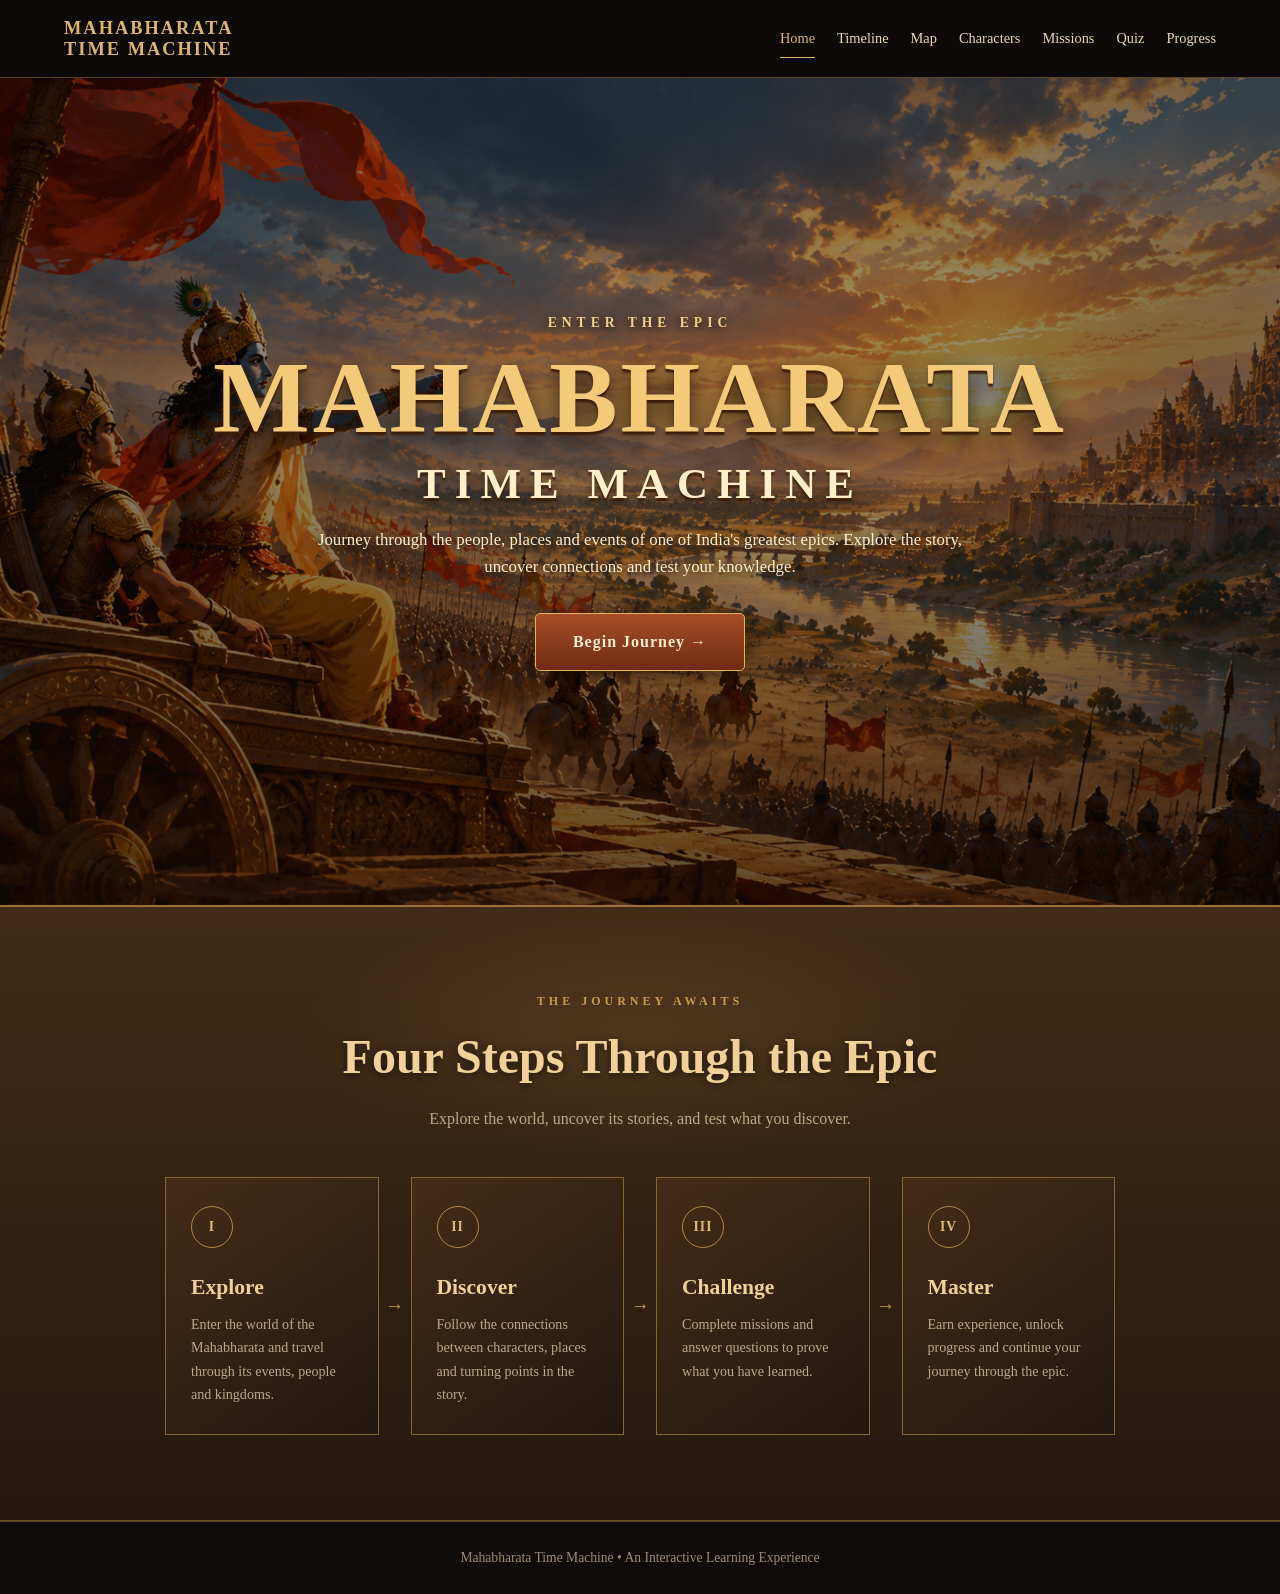
<file: index.html>
<!DOCTYPE html>
<html lang="en">

<head>
    <meta charset="UTF-8">
    <meta name="viewport" content="width=device-width, initial-scale=1.0">

    <title>Mahabharata Time Machine</title>

    <link rel="stylesheet" href="css/global.css">
    <link rel="stylesheet" href="css/home.css">
</head>

<body>

    <!-- ================================
         NAVIGATION
         ================================ -->

    <header class="navbar">

        <div class="logo">
            MAHABHARATA
            <span>TIME MACHINE</span>
        </div>

        <nav>
            <a href="index.html" class="active">Home</a>
            <a href="timeline.html">Timeline</a>
            <a href="map.html">Map</a>
            <a href="characters.html">Characters</a>
            <a href="missions.html">Missions</a>
            <a href="quiz.html">Quiz</a>
            <a href="progress.html">Progress</a>
        </nav>

    </header>


    <!-- ================================
         HERO
         ================================ -->

    <main>

        <section class="hero">

            <div class="hero-content">

                <p class="eyebrow">
                    ENTER THE EPIC
                </p>

                <h1>
                    MAHABHARATA
                    <span>TIME MACHINE</span>
                </h1>

                <p class="hero-description">
                    Journey through the people, places and events of one
                    of India's greatest epics. Explore the story, uncover
                    connections and test your knowledge.
                </p>

             <div class="hero-buttons">

    <a href="timeline.html" class="btn btn-primary">
        Begin Journey →
    </a>

</div>

            </div>

        </section>


        <!-- ================================
             HOW TO PLAY
             ================================ -->

        <section class="how-to-play">

    <div class="section-heading">

        <p class="eyebrow">
            THE JOURNEY AWAITS
        </p>

        <h2>
            Four Steps Through the Epic
        </h2>

        <p>
            Explore the world, uncover its stories, and test what you discover.
        </p>

    </div>


    <div class="journey-path">

        <div class="journey-step">

            <div class="journey-number">
                I
            </div>

            <div class="journey-content">

                <h3>Explore</h3>

                <p>
                    Enter the world of the Mahabharata and travel through
                    its events, people and kingdoms.
                </p>

            </div>

        </div>


        <div class="journey-line"></div>


        <div class="journey-step">

            <div class="journey-number">
                II
            </div>

            <div class="journey-content">

                <h3>Discover</h3>

                <p>
                    Follow the connections between characters, places
                    and turning points in the story.
                </p>

            </div>

        </div>


        <div class="journey-line"></div>


        <div class="journey-step">

            <div class="journey-number">
                III
            </div>

            <div class="journey-content">

                <h3>Challenge</h3>

                <p>
                    Complete missions and answer questions to prove
                    what you have learned.
                </p>

            </div>

        </div>


        <div class="journey-line"></div>


        <div class="journey-step">

            <div class="journey-number">
                IV
            </div>

            <div class="journey-content">

                <h3>Master</h3>

                <p>
                    Earn experience, unlock progress and continue
                    your journey through the epic.
                </p>

            </div>

        </div>

    </div>

</section>
    </main>


    <!-- ================================
         FOOTER
         ================================ -->

    <footer>

        <p>
            Mahabharata Time Machine • An Interactive Learning Experience
        </p>

    </footer>

</body>

</html>
</file>
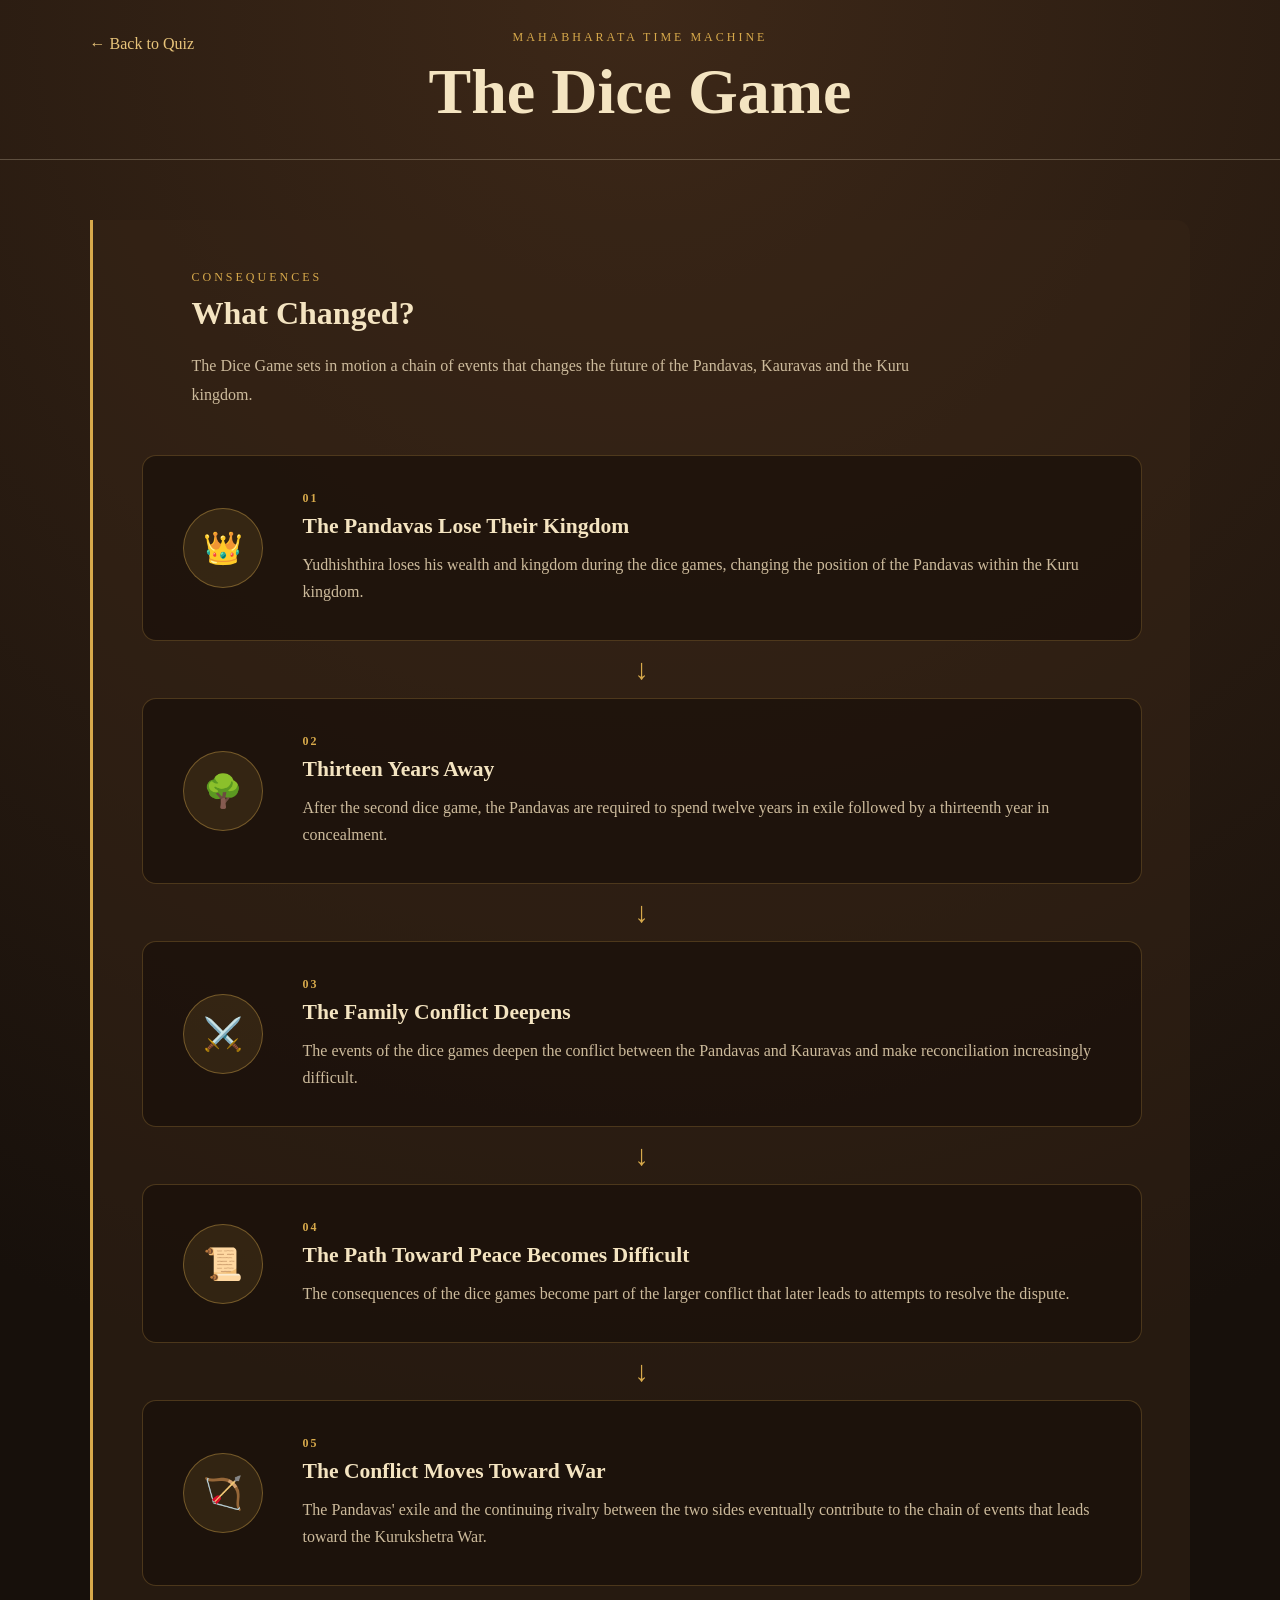
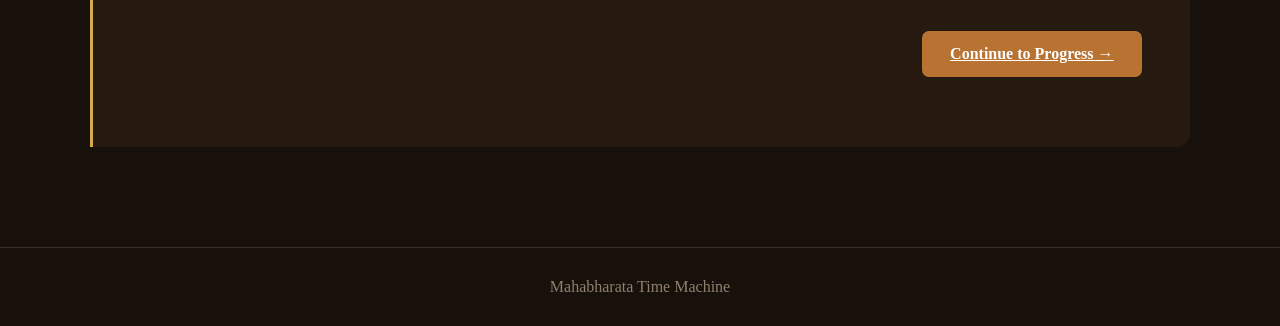
<file: consequences.html>
<!DOCTYPE html>
<html lang="en">

<head>

    <meta charset="UTF-8">

    <meta
        name="viewport"
        content="width=device-width, initial-scale=1.0"
    >

    <title>
        Consequences | Mahabharata Time Machine
    </title>

    <link
        rel="stylesheet"
        href="css/event.css"
    >
    <link
    rel="stylesheet"
    href="css/consequences.css"
>

</head>


<body>


    <!-- =========================
         HEADER
    ========================== -->

    <header class="event-header">

        <a
            href="quiz.html?event=dice-game"
            class="back-link"
        >
            ← Back to Quiz
        </a>


        <div>

            <p class="eyebrow">
                MAHABHARATA TIME MACHINE
            </p>

            <h1>
                The Dice Game
            </h1>

        </div>

    </header>



    <!-- =========================
         MAIN
    ========================== -->

    <main>


        <!-- =========================
             CONSEQUENCES
        ========================== -->

        <section
            class="event-section consequence-section"
        >

            <div class="consequences-heading">

                <p class="eyebrow">
                    CONSEQUENCES
                </p>


                <h2>
                    What Changed?
                </h2>


                <p>
                    The Dice Game sets in motion
                    a chain of events that changes
                    the future of the Pandavas,
                    Kauravas and the Kuru kingdom.
                </p>

            </div>



            <!-- =========================
                 CONSEQUENCE 1
            ========================== -->

            <article class="consequence-item">

                <div class="consequence-icon">
                    👑
                </div>


                <div class="consequence-text">

                    <span class="consequence-number">
                        01
                    </span>

                    <h3>
                        The Pandavas Lose Their Kingdom
                    </h3>

                    <p>
                        Yudhishthira loses his wealth
                        and kingdom during the dice games,
                        changing the position of the Pandavas
                        within the Kuru kingdom.
                    </p>

                </div>

            </article>


            <div class="consequence-arrow">
                ↓
            </div>



            <!-- =========================
                 CONSEQUENCE 2
            ========================== -->

            <article class="consequence-item">

                <div class="consequence-icon">
                    🌳
                </div>


                <div class="consequence-text">

                    <span class="consequence-number">
                        02
                    </span>

                    <h3>
                        Thirteen Years Away
                    </h3>

                    <p>
                        After the second dice game,
                        the Pandavas are required to spend
                        twelve years in exile followed by
                        a thirteenth year in concealment.
                    </p>

                </div>

            </article>


            <div class="consequence-arrow">
                ↓
            </div>



            <!-- =========================
                 CONSEQUENCE 3
            ========================== -->

            <article class="consequence-item">

                <div class="consequence-icon">
                    ⚔️
                </div>


                <div class="consequence-text">

                    <span class="consequence-number">
                        03
                    </span>

                    <h3>
                        The Family Conflict Deepens
                    </h3>

                    <p>
                        The events of the dice games deepen
                        the conflict between the Pandavas
                        and Kauravas and make reconciliation
                        increasingly difficult.
                    </p>

                </div>

            </article>


            <div class="consequence-arrow">
                ↓
            </div>



            <!-- =========================
                 CONSEQUENCE 4
            ========================== -->

            <article class="consequence-item">

                <div class="consequence-icon">
                    📜
                </div>


                <div class="consequence-text">

                    <span class="consequence-number">
                        04
                    </span>

                    <h3>
                        The Path Toward Peace Becomes Difficult
                    </h3>

                    <p>
                        The consequences of the dice games
                        become part of the larger conflict
                        that later leads to attempts to
                        resolve the dispute.
                    </p>

                </div>

            </article>


            <div class="consequence-arrow">
                ↓
            </div>



            <!-- =========================
                 CONSEQUENCE 5
            ========================== -->

            <article class="consequence-item">

                <div class="consequence-icon">
                    🏹
                </div>


                <div class="consequence-text">

                    <span class="consequence-number">
                        05
                    </span>

                    <h3>
                        The Conflict Moves Toward War
                    </h3>

                    <p>
                        The Pandavas' exile and the continuing
                        rivalry between the two sides eventually
                        contribute to the chain of events that
                        leads toward the Kurukshetra War.
                    </p>

                </div>

            </article>



            <!-- =========================
                 CONTINUE
            ========================== -->

            <div class="result-actions">

                <a
                    href="progress.html?event=dice-game"
                    class="primary-button"
                >
                    Continue to Progress →
                </a>

            </div>

        </section>

    </main>



    <!-- =========================
         FOOTER
    ========================== -->

    <footer>

        <p>
            Mahabharata Time Machine
        </p>

    </footer>


</body>

</html>
</file>
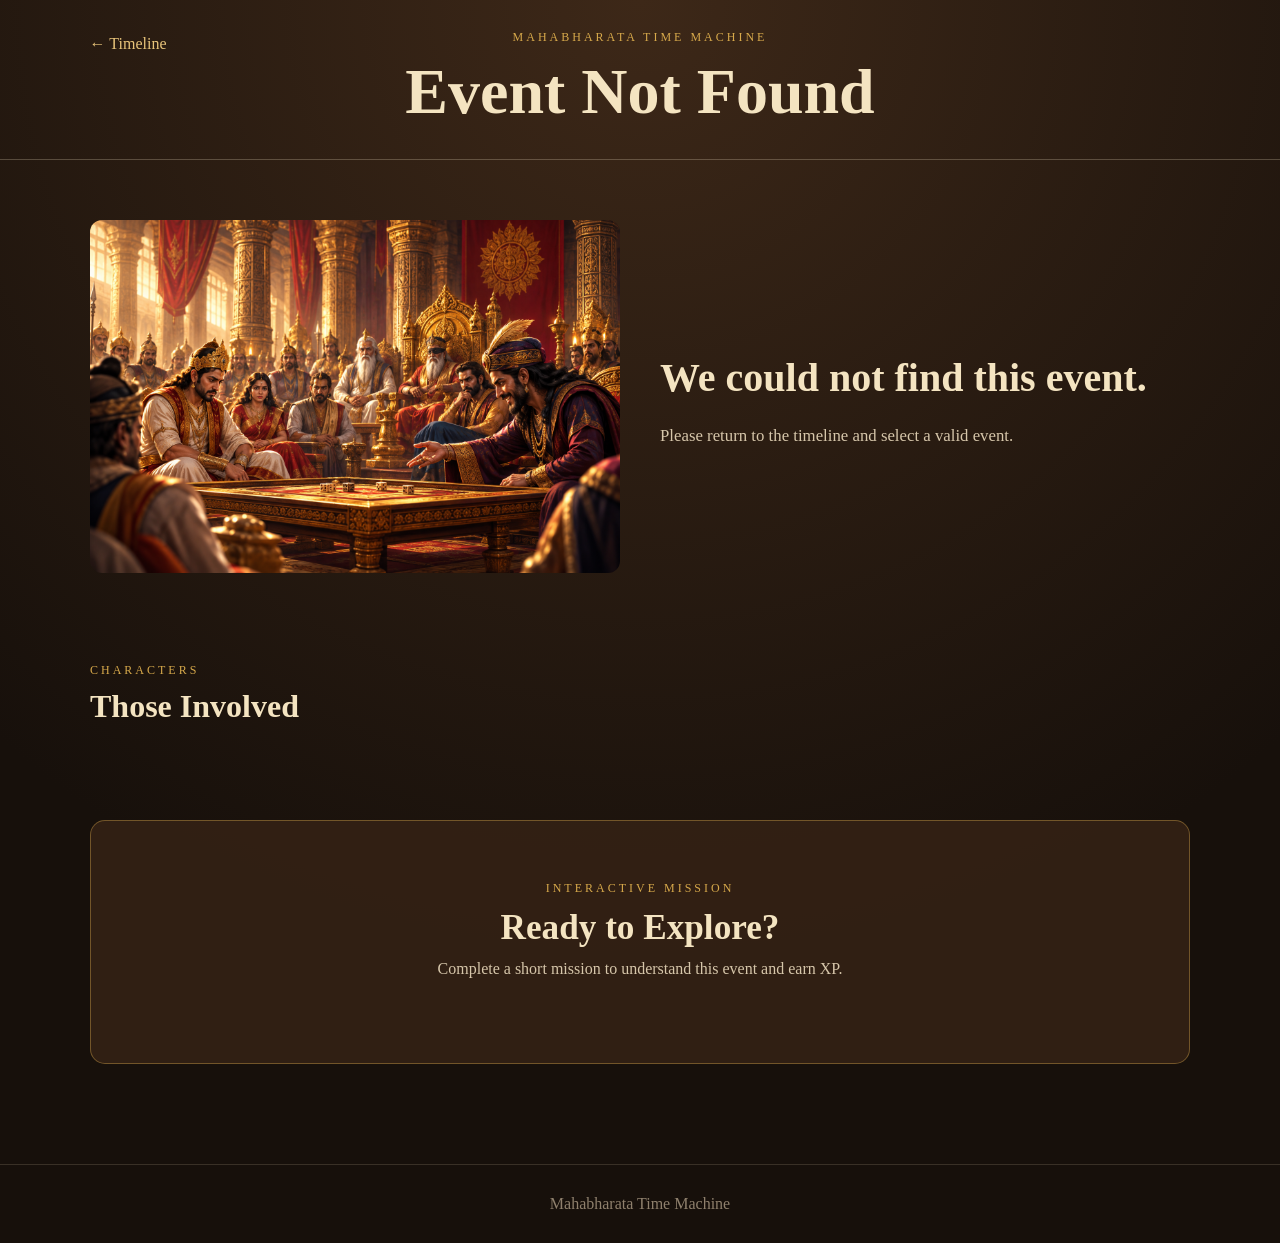
<file: event.html>
<!DOCTYPE html>
<html lang="en">

<head>

    <meta charset="UTF-8">

    <meta
        name="viewport"
        content="width=device-width, initial-scale=1.0"
    >

    <title>
        Event | Mahabharata Time Machine
    </title>

    <link
        rel="stylesheet"
        href="css/event.css"
    >

</head>


<body>


    <!-- =========================
         HEADER
    ========================== -->

    <header class="event-header">

        <a
            href="timeline.html"
            class="back-link"
        >
            ← Timeline
        </a>


        <div>

            <p class="eyebrow">
                MAHABHARATA TIME MACHINE
            </p>

            <h1 id="event-title">
                Loading Event...
            </h1>

        </div>

    </header>



    <!-- =========================
         MAIN
    ========================== -->

    <main>


        <!-- =========================
             EVENT HERO
        ========================== -->

        <section class="event-hero">

            <div class="event-image">

                <img
                    id="event-image"
                    src="assets/events/dice-game.png"
                    alt="The Dice Game at Hastinapura"
                >

            </div>


            <div class="event-introduction">

                <p
                    class="event-location"
                    id="event-location"
                >
                </p>


                <h2 id="event-heading">
                    Loading...
                </h2>


                <p
                    class="event-description"
                    id="event-description"
                >
                </p>

            </div>

        </section>



        <!-- =========================
             CHARACTERS
        ========================== -->

        <section class="event-section">

            <p class="eyebrow">
                CHARACTERS
            </p>


            <h2>
                Those Involved
            </h2>


            <div
                id="event-characters"
                class="character-list"
            >
            </div>

        </section>



        <!-- =========================
             INTERACTIVE MISSION
        ========================== -->

        <section class="mission-preview">

            <p class="eyebrow">
                INTERACTIVE MISSION
            </p>


            <h2>
                Ready to Explore?
            </h2>


            <p>
                Complete a short mission to
                understand this event and earn XP.
            </p>


            <button
                id="start-mission"
                class="primary-button"
                type="button"
            >
                Start Mission
            </button>

        </section>
    </main>

    <!-- =========================
         FOOTER
    ========================== -->

    <footer>

        <p>
            Mahabharata Time Machine
        </p>

    </footer>



    <!-- =========================
         JAVASCRIPT
    ========================== -->

    <script src="js/data/events.js"></script>

    <script src="js/event.js"></script>


</body>

</html>
</file>
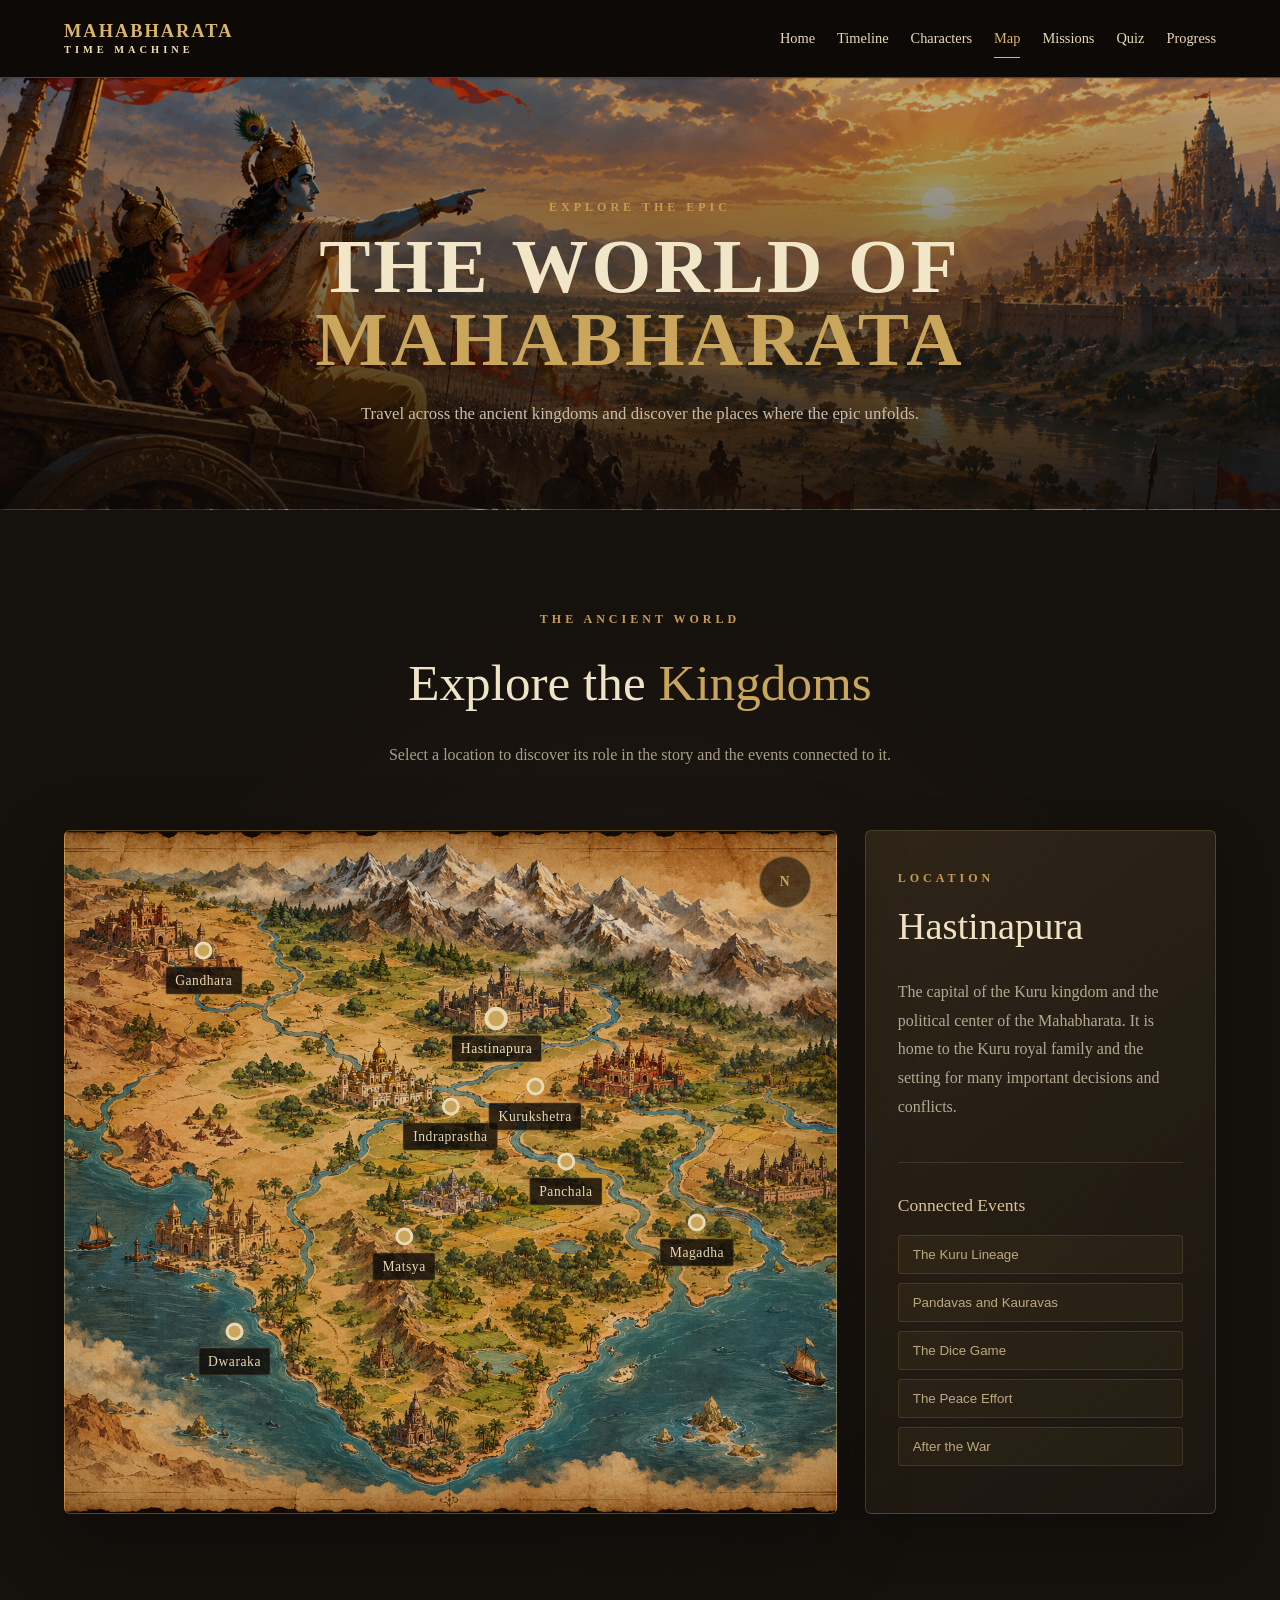
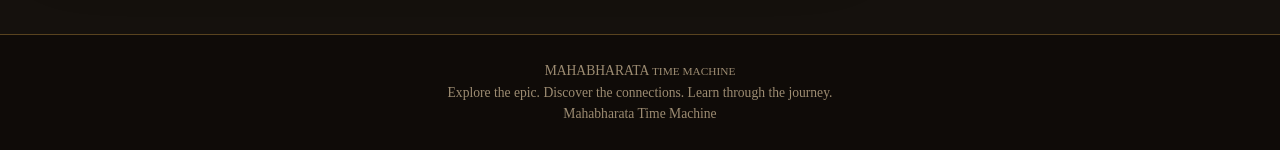
<file: map.html>
<!DOCTYPE html>
<html lang="en">
<head>
    <meta charset="UTF-8">
    <meta name="viewport" content="width=device-width, initial-scale=1.0">

    <title>Mahabharata Time Machine | Map</title>

    <link rel="stylesheet" href="css/global.css">
    <link rel="stylesheet" href="css/map.css">
</head>

<body>

    <!-- Navigation -->
    <header class="site-header">
        <nav class="navbar">

            <a href="index.html" class="logo">
                <span>MAHABHARATA</span>
                <small>TIME MACHINE</small>
            </a>

            <div class="nav-links">
                <a href="index.html">Home</a>
                <a href="timeline.html">Timeline</a>
                <a href="characters.html">Characters</a>
                <a href="map.html" class="active">Map</a>
                <a href="missions.html">Missions</a>
                <a href="quiz.html">Quiz</a>
                <a href="progress.html">Progress</a>
            </div>

        </nav>
    </header>


    <!-- Map Hero -->
    <main>

        <section class="map-hero">

            <div class="map-hero-content">

                <p class="eyebrow">EXPLORE THE EPIC</p>

                <h1>
                    THE WORLD OF
                    <span>MAHABHARATA</span>
                </h1>

                <p>
                    Travel across the ancient kingdoms and discover
                    the places where the epic unfolds.
                </p>

            </div>

        </section>


        <!-- Map Section -->
        <section class="map-section">

            <div class="section-heading">

                <p class="eyebrow">THE ANCIENT WORLD</p>

                <h2>
                    Explore the <span>Kingdoms</span>
                </h2>

                <p>
                    Select a location to discover its role in the story
                    and the events connected to it.
                </p>

            </div>


            <div class="map-layout">

                <!-- Interactive Map -->
                <div class="map-container">

                    <div class="map-grid"></div>

                    <!-- Location markers -->

                    <button
                        class="map-marker hastinapura"
                        data-location="hastinapura"
                        aria-label="Hastinapura">
                        <span></span>
                        <strong>Hastinapura</strong>
                    </button>

                    <button
                        class="map-marker indraprastha"
                        data-location="indraprastha"
                        aria-label="Indraprastha">
                        <span></span>
                        <strong>Indraprastha</strong>
                    </button>

                    <button
                        class="map-marker panchala"
                        data-location="panchala"
                        aria-label="Panchala">
                        <span></span>
                        <strong>Panchala</strong>
                    </button>

                    <button
                        class="map-marker dwaraka"
                        data-location="dwaraka"
                        aria-label="Dwaraka">
                        <span></span>
                        <strong>Dwaraka</strong>
                    </button>

                    <button
                        class="map-marker gandhara"
                        data-location="gandhara"
                        aria-label="Gandhara">
                        <span></span>
                        <strong>Gandhara</strong>
                    </button>

                    <button
                        class="map-marker kurukshetra"
                        data-location="kurukshetra"
                        aria-label="Kurukshetra">
                        <span></span>
                        <strong>Kurukshetra</strong>
                    </button>

                    <button
                        class="map-marker matsya"
                        data-location="matsya"
                        aria-label="Matsya">
                        <span></span>
                        <strong>Matsya</strong>
                    </button>

                    <button
                        class="map-marker magadha"
                        data-location="magadha"
                        aria-label="Magadha">
                        <span></span>
                        <strong>Magadha</strong>
                    </button>

                    <div class="map-compass">
                        N
                    </div>

                </div>


                <!-- Location Information -->
                <aside class="location-panel" id="locationPanel">

                    <div class="location-panel-empty" id="locationEmpty">

                        <span class="panel-icon">✦</span>

                        <h3>Select a Kingdom</h3>

                        <p>
                            Choose a location on the map to discover
                            its importance in the Mahabharata.
                        </p>

                    </div>


                    <div
                        class="location-details"
                        id="locationDetails"
                        hidden>

                        <p class="eyebrow">LOCATION</p>

                        <h2 id="locationName"></h2>

                        <p
                            class="location-description"
                            id="locationDescription">
                        </p>

                        <div class="location-events">

                            <h3>Connected Events</h3>

                            <div id="locationEvents"></div>

                        </div>

                    </div>

                </aside>

            </div>

        </section>

    </main>


    <!-- Footer -->
    <footer class="site-footer">

        <div class="footer-content">

            <div class="footer-brand">
                <span>MAHABHARATA</span>
                <small>TIME MACHINE</small>
            </div>

            <p>
                Explore the epic. Discover the connections.
                Learn through the journey.
            </p>

        </div>

        <div class="footer-bottom">
            <p>Mahabharata Time Machine</p>
        </div>

    </footer>


    <script src="js/data/locations.js"></script>
    <script src="js/map.js"></script>

</body>
</html>
</file>
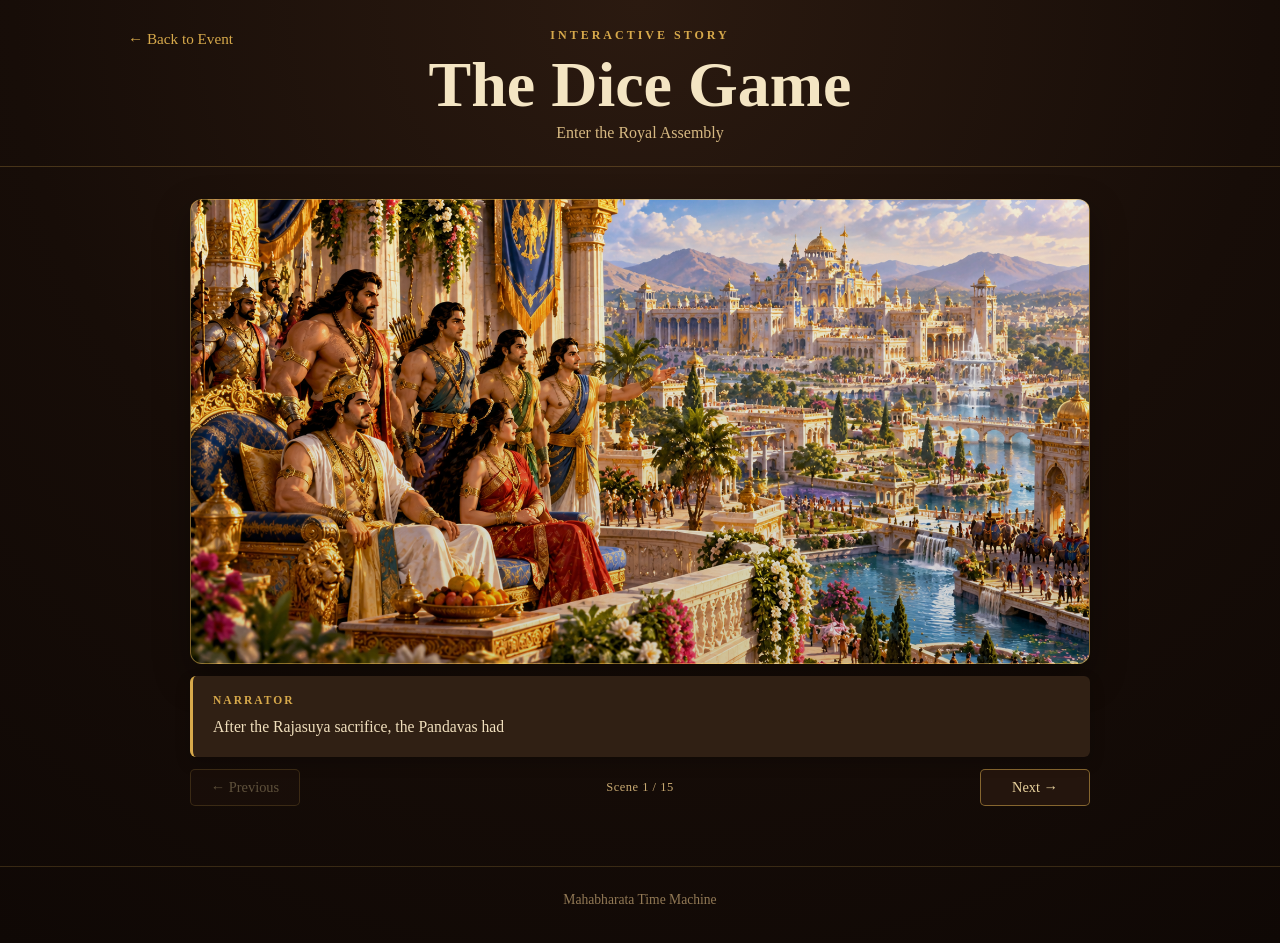
<file: missions.html>
<!DOCTYPE html>
<html lang="en">

<head>
    <meta charset="UTF-8">

    <meta
        name="viewport"
        content="width=device-width, initial-scale=1.0"
    >

    <title>
        Interactive Story | Mahabharata Time Machine
    </title>

    <link
        rel="stylesheet"
        href="css/missions.css"
    >
</head>


<body>


    <!-- =========================
         HEADER
    ========================== -->

    <header class="story-header">

        <a
            href="event.html?id=dice-game"
            class="back-link"
        >
            ← Back to Event
        </a>


        <div class="story-title">

            <p class="eyebrow">
                INTERACTIVE STORY
            </p>

            <h1 id="mission-title">
                The Dice Game
            </h1>

            <p id="mission-subtitle">
                Enter the Royal Assembly
            </p>

        </div>

    </header>



    <!-- =========================
         MAIN
    ========================== -->

    <main class="story-main">


        <!-- =========================
             STORY SCENE
        ========================== -->

        <section class="story-scene">


            <!-- =========================
                 MAIN VISUAL
            ========================== -->

            <div
                id="scene-visual"
                class="scene-visual"
            >


                <!-- =========================
                     CHARACTER
                ========================== -->

                <div
                    id="character-stage"
                    class="character-stage"
                >
                </div>


                <!-- =========================
                     CHARACTER DIALOGUE
                ========================== -->

                <div
                    id="character-dialogue"
                    class="character-dialogue"
                >

                    <div
                        id="dialogue-speaker"
                        class="dialogue-speaker"
                    >
                        Narrator
                    </div>


                    <p
                        id="dialogue-text"
                        class="dialogue-text"
                    >
                        Loading story...
                    </p>

                </div>

            </div>



            <!-- =========================
                 NARRATOR
            ========================== -->

            <div
                id="narrator-panel"
                class="narrator-panel"
            >

                <div class="narrator-label">
                    NARRATOR
                </div>


                <p
                    id="narrator-text"
                    class="narrator-text"
                >
                </p>

            </div>


<!-- =========================
     STORY CONTROLS
========================= -->
<div class="scene-controls">

    <button
        id="previous-button"
        type="button"
    >
        ← Previous
    </button>

    <span
        id="scene-counter"
        class="scene-counter"
    >
        Scene 1 / 15
    </span>

    <button
        id="next-button"
        type="button"
    >
        Next →
    </button>

</div>

</section>


        <!-- =========================
             STORY COMPLETE
        ========================== -->

        <section
            id="story-complete"
            class="story-complete"
            hidden
        >

            <p class="eyebrow">
                STORY COMPLETE
            </p>


            <h2>
                You have witnessed the Dice Game
            </h2>


            <p id="completion-text">
                You have completed the interactive story.
            </p>


            <button
                id="quiz-button"
                class="primary-button"
                type="button"
            >
                Take the Quiz →
            </button>

        </section>

    </main>



    <!-- =========================
         FOOTER
    ========================== -->

    <footer>

        <p>
            Mahabharata Time Machine
        </p>

    </footer>



    <!-- =========================
         JAVASCRIPT
    ========================== -->

    <script src="js/data/missions.js"></script>

    <script src="js/mission.js"></script>


</body>

</html>
</file>
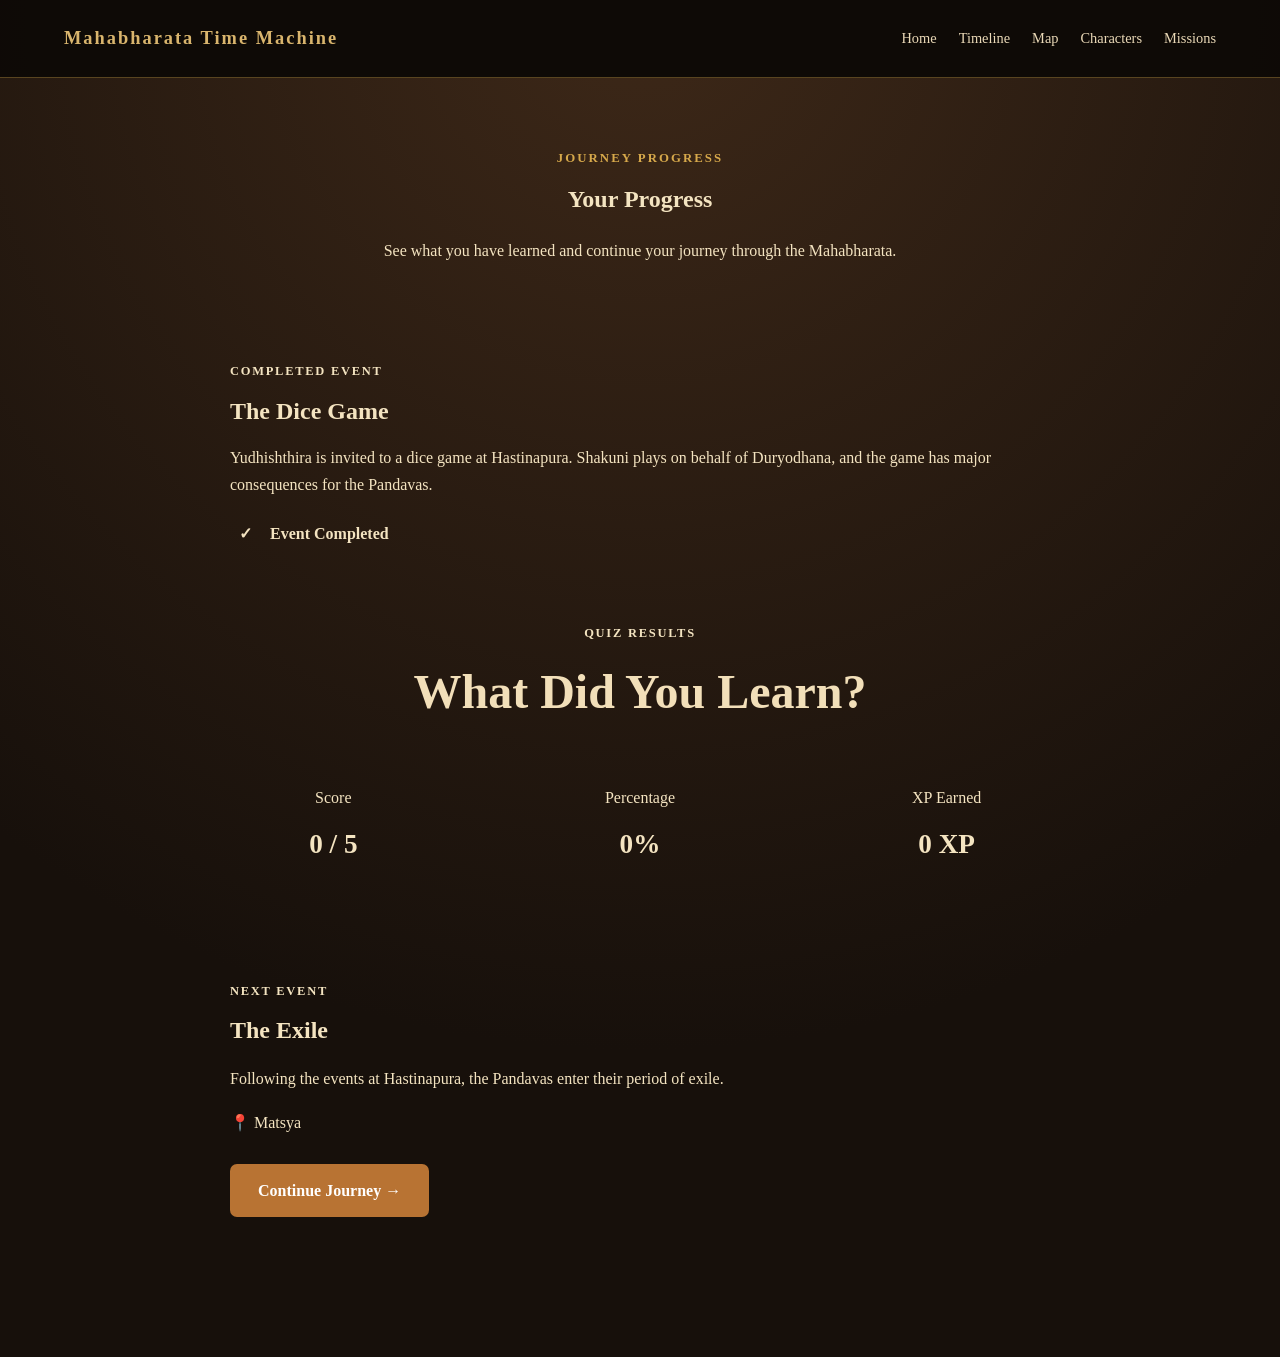
<file: progress.html>
<!DOCTYPE html>
<html lang="en">

<head>
    <meta charset="UTF-8">

    <meta
        name="viewport"
        content="width=device-width, initial-scale=1.0"
    >

    <title>Progress | Mahabharata Time Machine</title>

     <link
        rel="stylesheet"
        href="css/global.css"
    >

    <link
        rel="stylesheet"
        href="css/event.css"
    >

    <link
        rel="stylesheet"
        href="css/progress.css"
    >
</head>

<body>
    <!-- =========================
         HEADER
    ========================== -->
<header class="navbar">

    <a
        href="index.html"
        class="logo"
    >
        Mahabharata Time Machine
    </a>

    <nav>

        <a href="index.html">
            Home
        </a>

        <a href="timeline.html">
            Timeline
        </a>

        <a href="map.html">
            Map
        </a>

        <a href="characters.html">
            Characters
        </a>

        <a href="missions.html">
            Missions
        </a>

    </nav>

</header>


    <!-- =========================
         MAIN
    ========================== -->

    <main class="progress-page">

        <section class="progress-header">

            <p class="eyebrow">
                JOURNEY PROGRESS
            </p>

            <h1>
                Your Progress
            </h1>

            <p>
                See what you have learned and continue your journey
                through the Mahabharata.
            </p>

        </section>


        <!-- =========================
             CURRENT EVENT
        ========================== -->

        <section class="progress-card">

            <p class="section-label">
                COMPLETED EVENT
            </p>

            <h2 id="completed-event-title">
                The Dice Game
            </h2>

            <p id="completed-event-description">
                Your journey through this event is complete.
            </p>

            <div class="completion-status">

                <span class="status-icon">
                    ✓
                </span>

                <span>
                    Event Completed
                </span>

            </div>

        </section>


        <!-- =========================
             QUIZ RESULTS
        ========================== -->

        <section class="quiz-progress">

            <div class="section-heading">

                <p class="section-label">
                    QUIZ RESULTS
                </p>

                <h2>
                    What Did You Learn?
                </h2>

            </div>


            <div class="progress-stats">

                <div class="stat-card">

                    <span class="stat-label">
                        Score
                    </span>

                    <strong id="quiz-score">
                        0 / 5
                    </strong>

                </div>


                <div class="stat-card">

                    <span class="stat-label">
                        Percentage
                    </span>

                    <strong id="quiz-percentage">
                        0%
                    </strong>

                </div>


                <div class="stat-card">

                    <span class="stat-label">
                        XP Earned
                    </span>

                    <strong id="quiz-xp">
                        0 XP
                    </strong>

                </div>

            </div>

        </section>


        <!-- =========================
             NEXT EVENT
        ========================== -->

        <section class="next-event-card">

            <p class="section-label">
                NEXT EVENT
            </p>

            <h2 id="next-event-title">
                The Exile
            </h2>

            <p id="next-event-description">
                Following the events at Hastinapura, the Pandavas
                enter their period of exile.
            </p>

            <p
                class="next-event-location"
                id="next-event-location"
            >
                📍 Matsya
            </p>

            <a
                href="#"
                id="next-event-button"
                class="primary-button"
            >
                Continue Journey →
            </a>

        </section>

    </main>


    <!-- =========================
         SCRIPTS
    ========================== -->

    <script src="js/data/events.js"></script>
    <script src="js/progress.js"></script>

</body>

</html>
</file>
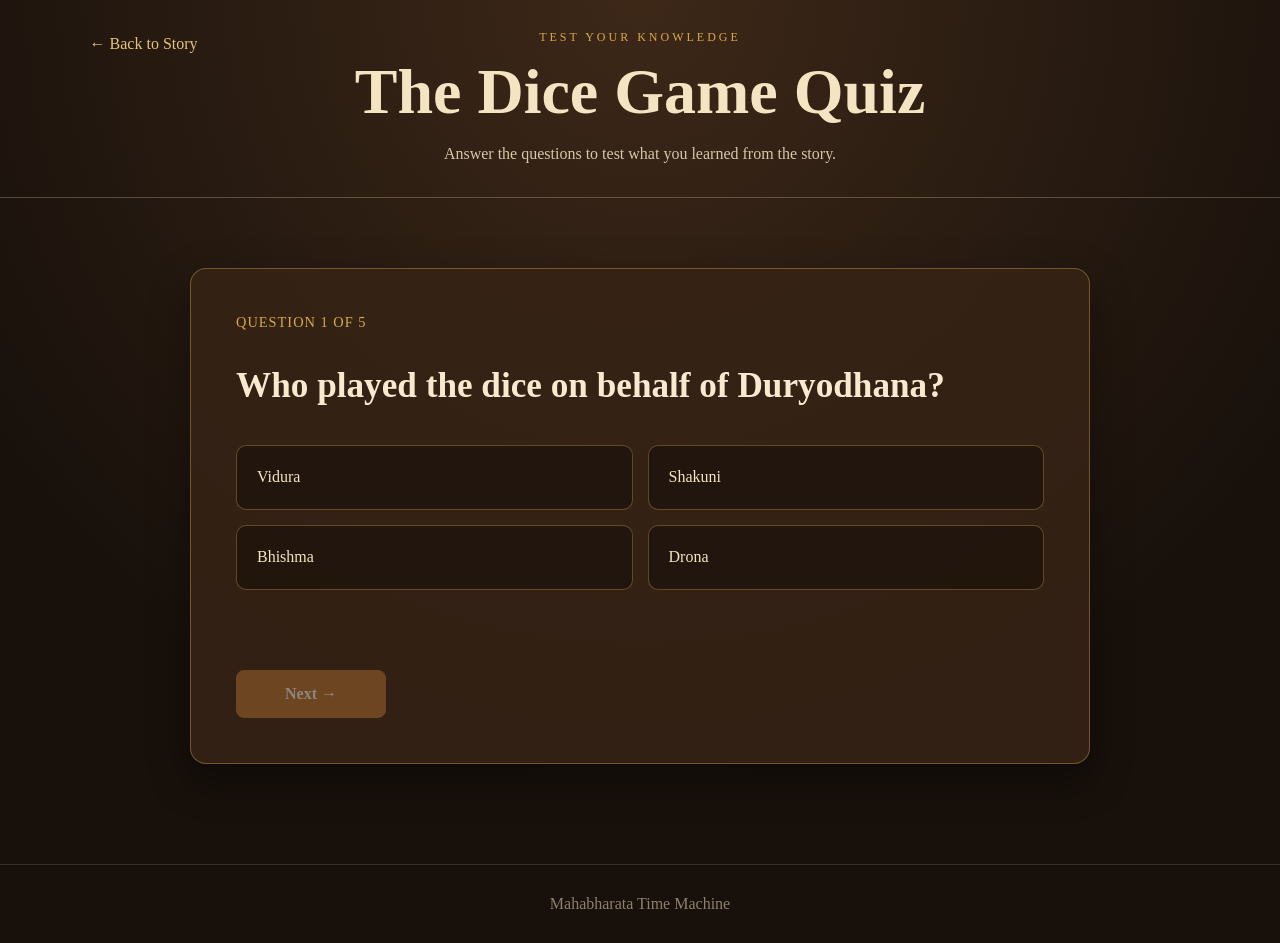
<file: quiz.html>
<!DOCTYPE html>
<html lang="en">

<head>

    <meta charset="UTF-8">

    <meta
        name="viewport"
        content="width=device-width, initial-scale=1.0"
    >

    <title>
        Quiz | Mahabharata Time Machine
    </title>

    <link
        rel="stylesheet"
        href="css/quiz.css"
    >

</head>


<body>


    <!-- =========================
         HEADER
    ========================== -->

    <header class="quiz-header">

        <a
            href="missions.html?event=dice-game"
            class="back-link"
        >
            ← Back to Story
        </a>


        <div class="quiz-title">

            <p class="eyebrow">
                TEST YOUR KNOWLEDGE
            </p>

            <h1>
                The Dice Game Quiz
            </h1>

            <p>
                Answer the questions to test
                what you learned from the story.
            </p>

        </div>

    </header>



    <!-- =========================
         MAIN
    ========================== -->

    <main class="quiz-main">


        <!-- =========================
             QUIZ
        ========================== -->

        <section
            id="quiz-container"
            class="quiz-container"
        >

            <div class="quiz-progress">

                <span id="question-number">
                    Question 1 of 5
                </span>

            </div>


            <h2 id="question">
                Loading question...
            </h2>


            <div
                id="answers"
                class="answers"
            >
            </div>


            <div
                id="feedback"
                class="feedback"
                aria-live="polite"
            >
            </div>


            <button
                id="next-button"
                class="primary-button"
                type="button"
                disabled
            >
                Next →
            </button>

        </section>



        <!-- =========================
             QUIZ RESULT
        ========================== -->

        <section
            id="quiz-result"
            class="quiz-result"
            hidden
        >

            <p class="eyebrow">
                QUIZ COMPLETE
            </p>


            <h2 id="result-title">
                Quiz Complete
            </h2>


            <p id="score-text">
                You scored 0 out of 5.
            </p>


            <div class="xp-box">

                <span>
                    XP EARNED
                </span>

                <strong id="xp-earned">
                    +0 XP
                </strong>

            </div>


            <div class="result-actions">

                <button
                    id="try-again-button"
                    class="secondary-button"
                    type="button"
                >
                    Try Again
                </button>


                <button
                    id="consequences-button"
                    class="primary-button"
                    type="button"
                >
                    View Consequences →
                </button>

            </div>

        </section>

    </main>



    <!-- =========================
         FOOTER
    ========================== -->

    <footer>

        <p>
            Mahabharata Time Machine
        </p>

    </footer>



    <!-- =========================
         JAVASCRIPT
    ========================== -->

    <script src="js/data/quizzes.js"></script>

    <script src="js/quiz.js"></script>


</body>

</html>
</file>
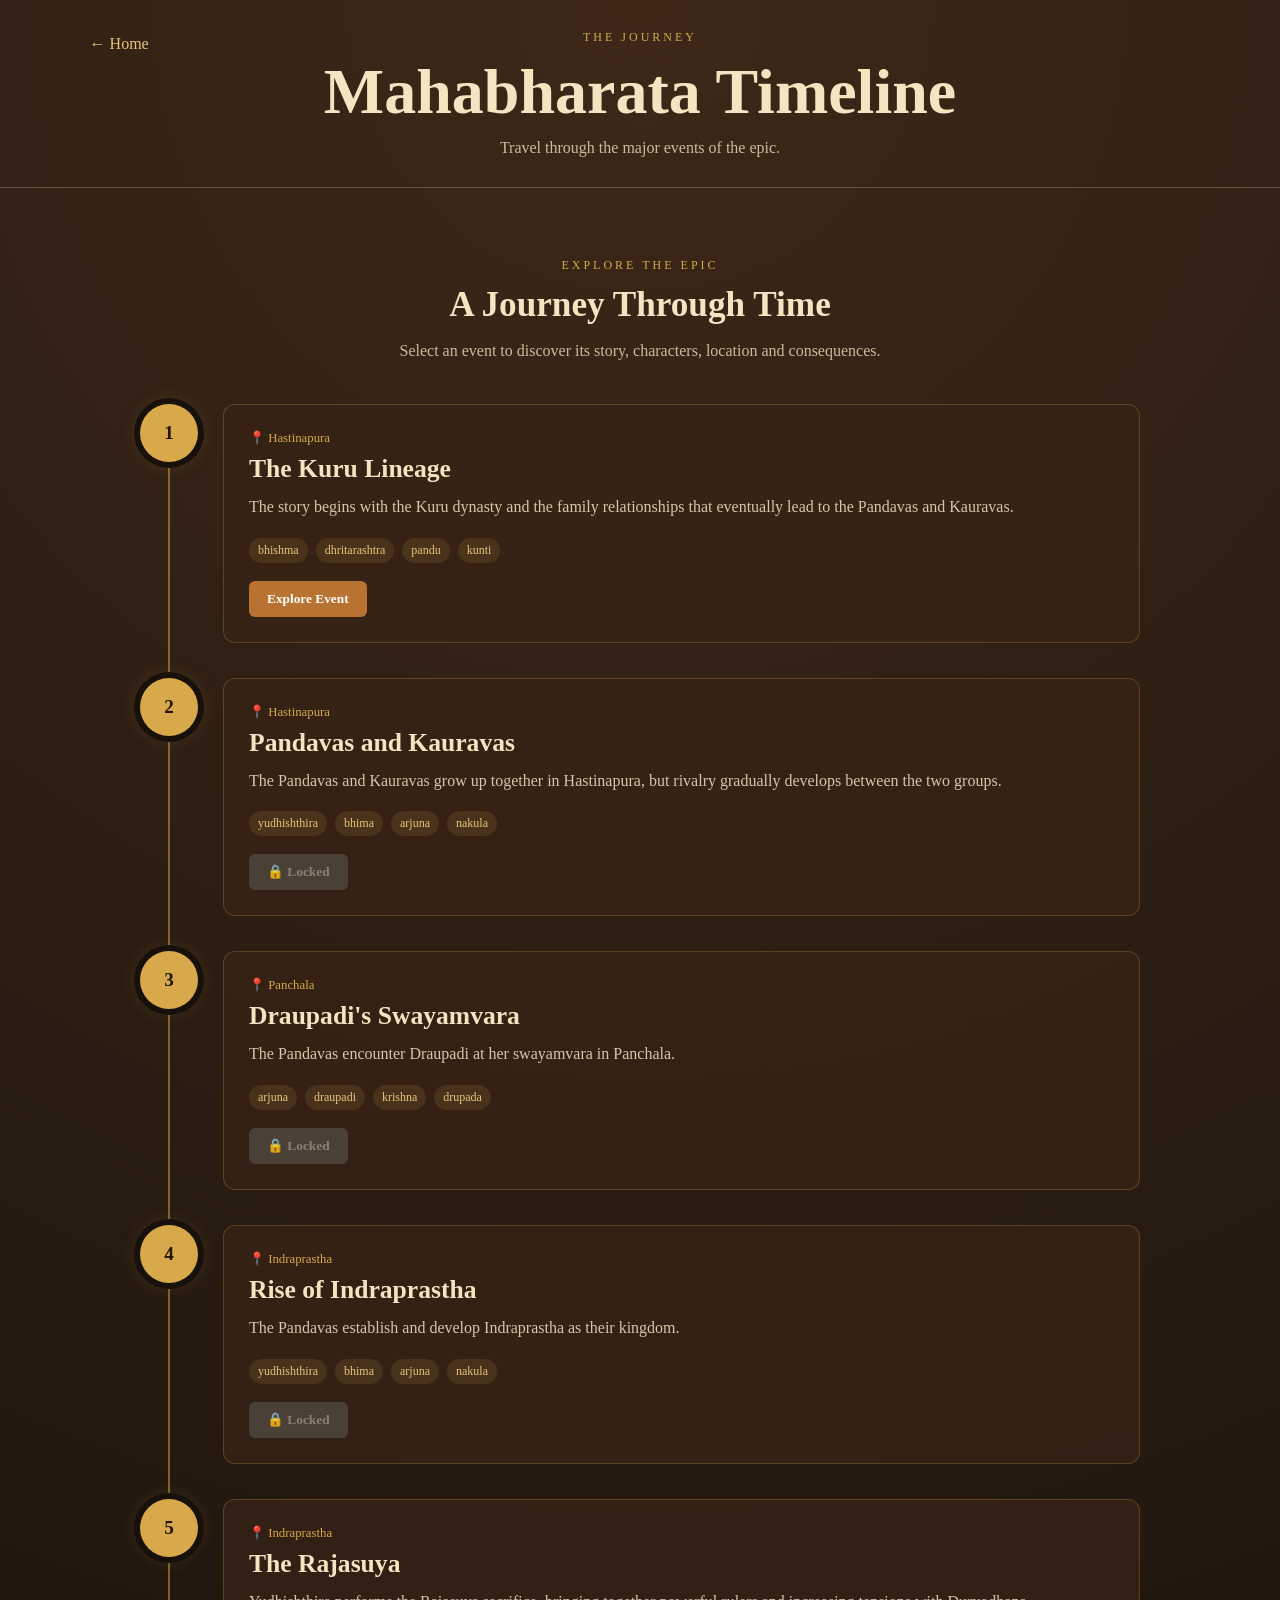
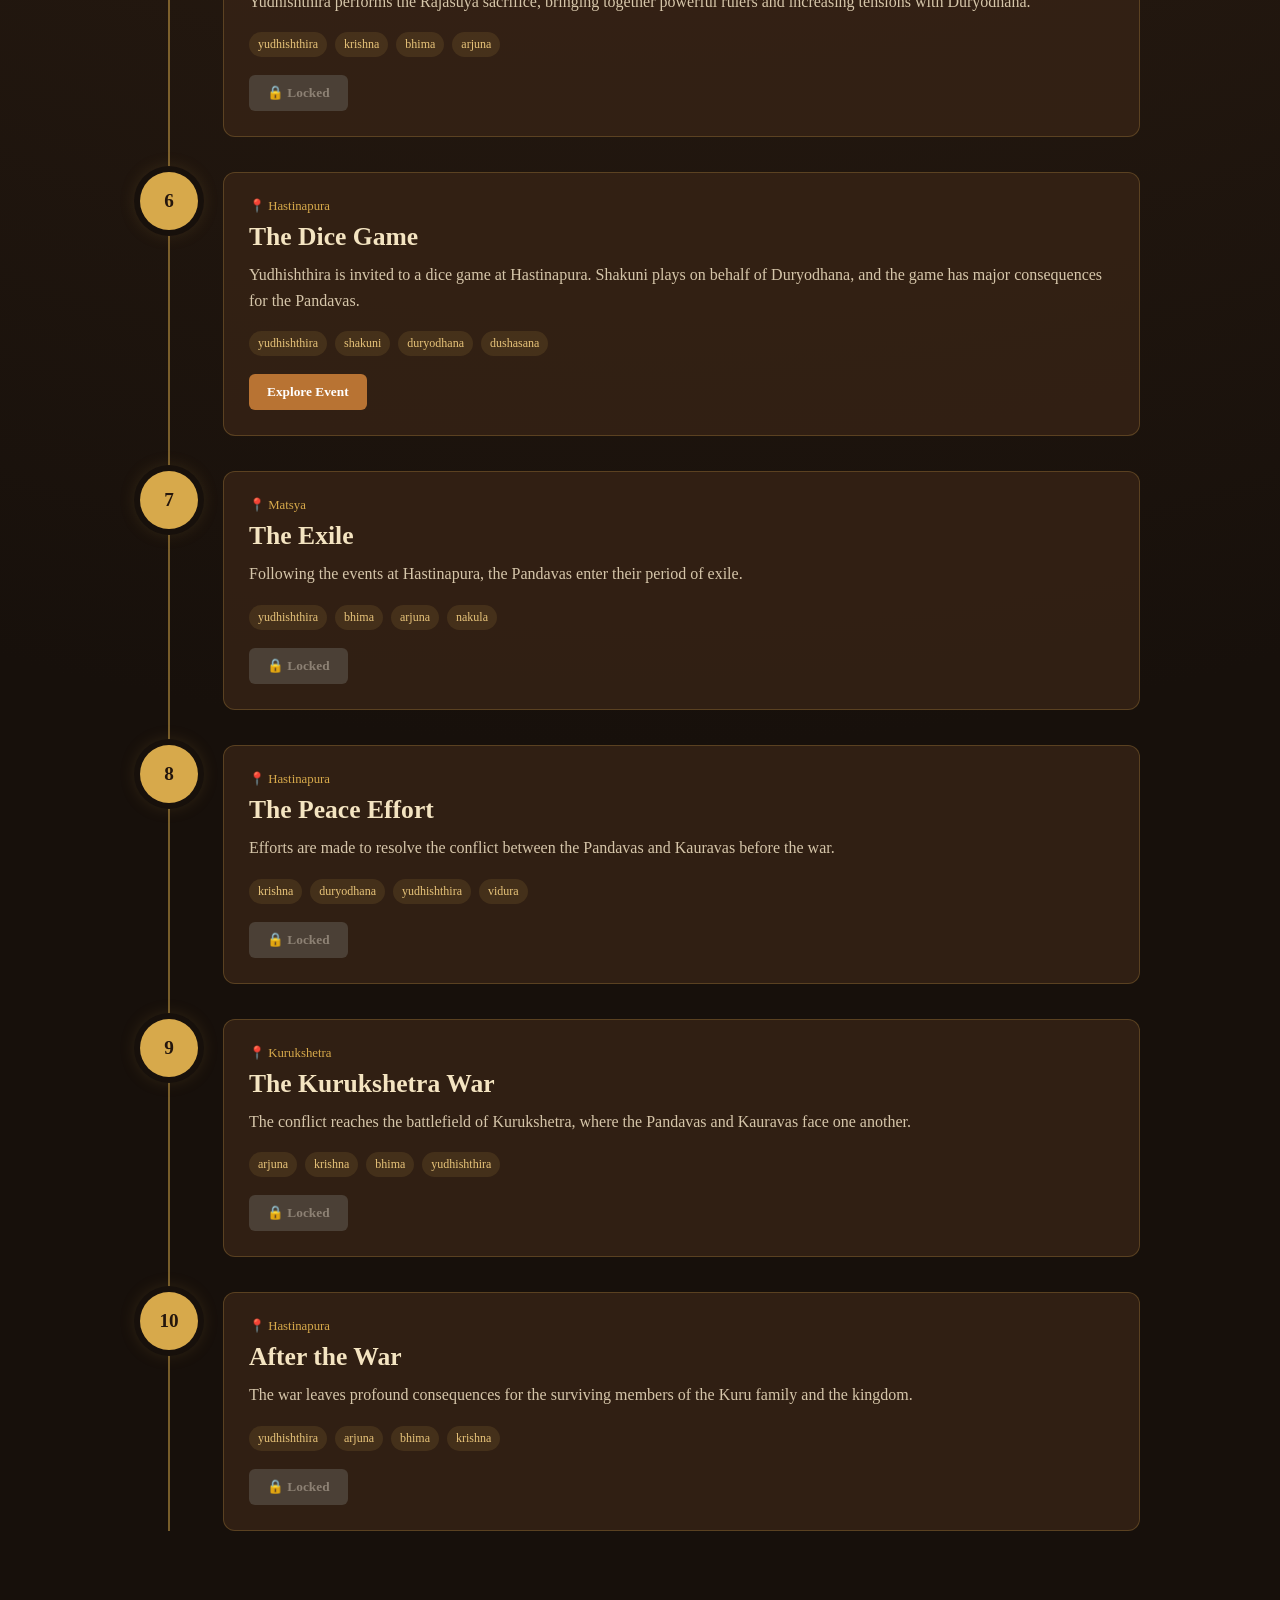
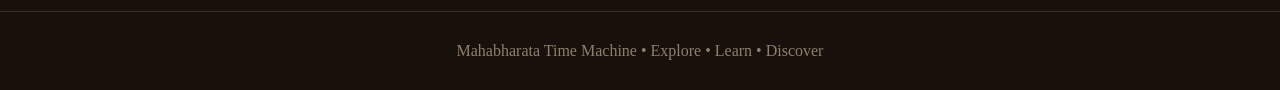
<file: timeline.html>
<!DOCTYPE html>
<html lang="en">

<head>

    <meta charset="UTF-8">

    <meta
        name="viewport"
        content="width=device-width, initial-scale=1.0"
    >

    <title>
        Timeline | Mahabharata Time Machine
    </title>

    <link
        rel="stylesheet"
        href="css/timeline.css"
    >

</head>


<body>


    <!-- ========================================
         TIMELINE HEADER
    ========================================= -->

    <header class="timeline-header">


        <!-- Back to Home -->

        <a
            href="index.html"
            class="back-link"
        >
            ← Home
        </a>


        <!-- Back to Map
             Hidden unless user came from Map -->

        <a
            href="map.html"
            class="back-link map-back-link"
            id="back-to-map"
            hidden
        >
            ← Map
        </a>


        <!-- Header Title -->

        <div class="header-title">

            <p class="eyebrow">
                THE JOURNEY
            </p>

            <h1>
                Mahabharata Timeline
            </h1>

            <p>
                Travel through the major events of the epic.
            </p>

        </div>


    </header>



    <!-- ========================================
         MAIN CONTENT
    ========================================= -->

    <main>


        <!-- Timeline Introduction -->

        <section class="timeline-intro">

            <p class="eyebrow">
                EXPLORE THE EPIC
            </p>

            <h2>
                A Journey Through Time
            </h2>

            <p>
                Select an event to discover its story,
                characters, location and consequences.
            </p>

        </section>



        <!-- Timeline Events -->

        <section
            id="timeline-container"
            class="timeline-container"
        >

        </section>


    </main>



    <!-- ========================================
         FOOTER
    ========================================= -->

    <footer>

        <p>
            Mahabharata Time Machine • Explore • Learn • Discover
        </p>

    </footer>



    <!-- ========================================
         JAVASCRIPT
    ========================================= -->

    <script src="js/data/events.js"></script>

    <script src="js/timeline.js"></script>


</body>

</html>
</file>
<file: css/global.css>
/* ========================================
   MAHABHARATA TIME MACHINE
   Global Styles
   ======================================== */

/* ---------- Base ---------- */

* {
    margin: 0;
    padding: 0;
    box-sizing: border-box;
}

html {
    scroll-behavior: smooth;
}

body {
    min-height: 100vh;
    background: #17110d;
    color: #f4e4c1;
    font-family: Georgia, "Times New Roman", serif;
    line-height: 1.6;
}

a {
    color: inherit;
    text-decoration: none;
}

button,
a {
    -webkit-tap-highlight-color: transparent;
}

/* ========================================
   NAVIGATION
   ======================================== */

.navbar {
    width: 100%;
    min-height: 78px;

    display: flex;
    align-items: center;
    justify-content: space-between;

    padding: 14px 5%;

    background: rgba(14, 10, 7, 0.98);
    border-bottom: 1px solid rgba(180, 140, 65, 0.45);

    position: relative;
    z-index: 100;

    box-sizing: border-box;
}


/* ---------- Logo ---------- */

.logo {
    color: #d9b56d;
    font-size: 1.15rem;
    font-weight: bold;
    letter-spacing: 2px;
    line-height: 1.1;

    flex-shrink: 0;
}

/* Supports both old and new page markup */
.logo span,
.logo small {
    display: block;
}

.logo small {
    color: #f1dfb7;
    font-size: 0.65rem;
    letter-spacing: 4px;
    margin-top: 3px;
}


/* ---------- Navigation Links ---------- */

/*
   Home/Timeline currently use:
       <nav>...</nav>

   Map/Characters use:
       <div class="nav-links">...</div>

   Support BOTH so one page does not break another.
*/

.navbar nav,
.navbar .nav-links {
    display: flex;
    align-items: center;
    justify-content: flex-end;

    gap: 22px;
}


/* Navigation link styling */

.navbar nav a,
.navbar .nav-links a {
    position: relative;

    color: #ead9b7;
    font-size: 0.9rem;
    font-weight: 500;

    padding: 8px 0;

    white-space: nowrap;

    transition:
        color 0.25s ease,
        transform 0.25s ease;
}


/* Gold underline */

.navbar nav a::after,
.navbar .nav-links a::after {
    content: "";

    position: absolute;

    left: 0;
    bottom: 0;

    width: 0;
    height: 1px;

    background: #d9b56d;

    transition: width 0.25s ease;
}


/* Hover + active */

.navbar nav a:hover,
.navbar nav a.active,
.navbar .nav-links a:hover,
.navbar .nav-links a.active {
    color: #d9b56d;
}


.navbar nav a:hover::after,
.navbar nav a.active::after,
.navbar .nav-links a:hover::after,
.navbar .nav-links a.active::after {
    width: 100%;
}


/* ========================================
   BUTTONS
   ======================================== */

.btn {
    display: inline-flex;
    align-items: center;
    justify-content: center;

    padding: 13px 25px;

    border-radius: 5px;

    font-weight: bold;
    letter-spacing: 0.5px;

    transition:
        transform 0.25s ease,
        background 0.25s ease,
        border-color 0.25s ease;
}

.btn:hover {
    transform: translateY(-2px);
}

.btn-primary {
    background: #8d3f1f;
    border: 1px solid #c58a4a;
    color: #fff0d0;
}

.btn-primary:hover {
    background: #a64d27;
}

.btn-secondary {
    background: transparent;
    border: 1px solid #9b7a43;
    color: #f0ddb5;
}

.btn-secondary:hover {
    background: rgba(155, 122, 67, 0.15);
}


/* ========================================
   SHARED SECTIONS
   ======================================== */

section {
    width: 100%;
}

.section-heading {
    max-width: 720px;

    margin: 0 auto 45px;

    text-align: center;
}

.eyebrow {
    margin-bottom: 8px;

    color: #c79b52;

    font-size: 0.75rem;
    font-weight: bold;

    letter-spacing: 4px;
    text-transform: uppercase;
}

.section-heading h2 {
    color: #f2dfb9;

    font-size: clamp(2rem, 4vw, 3rem);

    margin-bottom: 10px;
}

.section-heading p:last-child {
    color: #bca98a;
}


/* ========================================
   FOOTER
   ======================================== */

footer {
    padding: 25px 6%;

    background: #0f0b08;

    border-top: 1px solid #59431f;

    text-align: center;

    color: #9d8c72;

    font-size: 0.85rem;
}


/* ========================================
   RESPONSIVE NAVIGATION
   ======================================== */

@media (max-width: 900px) {

    .navbar {
        flex-direction: column;

        gap: 15px;

        padding: 16px 5%;
    }

    .navbar .nav-links {
        flex-wrap: wrap;

        justify-content: center;

        gap: 12px 18px;
    }
}


@media (max-width: 600px) {

    .navbar nav,
    .navbar .nav-links {
    gap: 10px 15px;
}

    .navbar nav a,
    .navbar .nav-links a {
    font-size: 0.8rem;
}

    .btn {
        width: 100%;
    }
}
</file>
<file: css/home.css>
/* ========================================
   MAHABHARATA TIME MACHINE
   HOME PAGE
   ======================================== */


/* ========================================
   HERO
   ======================================== */

.hero {
    position: relative;

    min-height: calc(100vh - 72px);

    display: flex;
    align-items: center;
    justify-content: center;

    padding: 80px 6%;

    text-align: center;

    overflow: hidden;

    background-image:
        linear-gradient(
            rgba(18, 10, 5, 0.18),
            rgba(18, 10, 5, 0.48)
        ),
        url("../assets/backgrounds/home-hero.png");

    background-size: cover;
    background-position: center center;
    background-repeat: no-repeat;

    border-bottom: 1px solid #9a7138;
}


/* Subtle dark layer behind the text */

.hero::after {
    content: "";

    position: absolute;
    inset: 0;

    background:
        radial-gradient(
            ellipse at center,
            rgba(30, 14, 5, 0.05) 0%,
            rgba(15, 8, 4, 0.48) 100%
        );

    pointer-events: none;
}


/* Hero content */

.hero-content {
    position: relative;

    z-index: 2;

    max-width: 950px;

    padding: 40px 20px;
}


/* Small heading */

.hero .eyebrow {
    margin-bottom: 18px;

    color: #f1d18c;

    font-size: 0.85rem;
    font-weight: bold;

    letter-spacing: 5px;

    text-shadow:
        0 2px 8px rgba(0, 0, 0, 0.8);
}


/* Main title */

.hero h1 {
    margin: 0 0 22px;

    color: #f3ca79;

    font-size: clamp(3.5rem, 8vw, 7.5rem);

    line-height: 0.9;

    letter-spacing: 3px;

    text-shadow:
        0 3px 2px #3b1c08,
        0 8px 25px rgba(0, 0, 0, 0.75);
}


/* TIME MACHINE */

.hero h1 span {
    display: block;

    margin-top: 18px;

    color: #fff0cb;

    font-size: 0.42em;

    letter-spacing: 9px;

    line-height: 1;
}


/* Description */

.hero-description {
    max-width: 650px;

    margin: 0 auto 32px;

    color: #fff0d0;

    font-size: 1.05rem;

    text-shadow:
        0 2px 8px rgba(0, 0, 0, 0.85);
}


/* Hero button */

.hero-buttons {
    display: flex;

    justify-content: center;

    gap: 15px;

    flex-wrap: wrap;
}

.hero .btn-primary {
    min-width: 210px;

    padding: 15px 30px;

    background:
        linear-gradient(
            #a84e25,
            #702b14
        );

    border: 1px solid #e3b35e;

    box-shadow:
        0 5px 20px rgba(0, 0, 0, 0.45);

    font-size: 1rem;

    letter-spacing: 1px;
}

.hero .btn-primary:hover {
    background:
        linear-gradient(
            #c26130,
            #863517
        );

    box-shadow:
        0 7px 25px rgba(0, 0, 0, 0.6);
}


/* ========================================
   HOW IT WORKS
   ======================================== */

.how-to-play {
    position: relative;

    padding: 85px 6%;

    background:
        linear-gradient(
            rgba(72, 48, 25, 0.86),
            rgba(37, 24, 14, 0.96)
        );

    border-top: 1px solid #9b7139;
    border-bottom: 1px solid #6c4c25;

    overflow: hidden;
}


/* Decorative parchment glow */

.how-to-play::before {
    content: "";

    position: absolute;

    width: 700px;
    height: 250px;

    left: 50%;
    top: 0;

    transform: translateX(-50%);

    background:
        radial-gradient(
            ellipse,
            rgba(214, 166, 83, 0.12),
            transparent 70%
        );

    pointer-events: none;
}


/* Heading */

.how-to-play .section-heading {
    position: relative;

    z-index: 1;

    margin-bottom: 45px;
}

.how-to-play .section-heading h2 {
    color: #f0d19a;

    text-shadow:
        0 2px 8px rgba(0, 0, 0, 0.55);
}


/* Steps */

.steps {
    position: relative;

    z-index: 1;

    max-width: 1050px;

    margin: 0 auto;

    display: grid;

    grid-template-columns: repeat(4, 1fr);

    gap: 18px;
}


/* Individual step */

.step {
    position: relative;

    min-height: 190px;

    padding: 28px 24px;

    background:
        linear-gradient(
            145deg,
            rgba(54, 36, 21, 0.95),
            rgba(30, 20, 13, 0.95)
        );

    border: 1px solid #806033;

    border-radius: 5px;

    box-shadow:
        0 8px 25px rgba(0, 0, 0, 0.25);

    transition:
        transform 0.25s ease,
        border-color 0.25s ease;
}

.step:hover {
    transform: translateY(-5px);

    border-color: #c69a54;
}


/* Number */

.step span {
    display: inline-block;

    margin-bottom: 18px;

    color: #d6aa60;

    font-size: 0.8rem;
    font-weight: bold;

    letter-spacing: 3px;
}


/* Step title */

.step h3 {
    margin-bottom: 10px;

    color: #efd19a;

    font-size: 1.35rem;
}


/* Step description */

.step p {
    color: #bca889;

    font-size: 0.9rem;
}


/* ========================================
   RESPONSIVE
   ======================================== */

@media (max-width: 1000px) {

    .hero h1 {
        font-size: clamp(3rem, 9vw, 6rem);
    }

    .steps {
        grid-template-columns: repeat(2, 1fr);
    }
}


@media (max-width: 650px) {

    .hero {
        min-height: 80vh;

        padding: 60px 5%;

        background-position: 42% center;
    }

    .hero-content {
    position: relative;

    z-index: 2;

    max-width: 900px;

    padding: 30px 20px;
}

    .hero .eyebrow {
        font-size: 0.7rem;

        letter-spacing: 3px;
    }

    .hero h1 {
    margin: 0 0 20px;

    color: #f3ca79;

    font-size: clamp(3rem, 5.8vw, 5.5rem);

    line-height: 0.95;

    letter-spacing: 2px;

    text-shadow:
        0 3px 2px #3b1c08,
        0 8px 25px rgba(0, 0, 0, 0.8);
}

    .hero h1 span {
        margin-top: 12px;

        font-size: 0.42em;

        letter-spacing: 4px;
    }

    .hero-description {
        font-size: 1rem;
    }

    .hero-buttons {
        width: 100%;
    }

    .hero .btn-primary {
        width: 100%;
        max-width: 260px;
    }

    .steps {
        grid-template-columns: 1fr;
    }

    .step {
        min-height: auto;
    }
}

/* ========================================
   JOURNEY PATH
   ======================================== */

.journey-path {
    position: relative;

    max-width: 950px;

    margin: 0 auto;

    display: flex;

    align-items: stretch;

    justify-content: center;

    gap: 0;
}


/* Individual journey item */

.journey-step {
    flex: 1;

    min-height: 190px;

    padding: 28px 25px;

    background:
        linear-gradient(
            145deg,
            rgba(69, 45, 25, 0.92),
            rgba(34, 23, 15, 0.96)
        );

    border: 1px solid #876535;

    position: relative;

    transition:
        transform 0.25s ease,
        border-color 0.25s ease;
}

.journey-step:hover {
    transform: translateY(-5px);

    border-color: #d0a65e;
}


/* Roman numeral */

.journey-number {
    width: 42px;
    height: 42px;

    display: flex;
    align-items: center;
    justify-content: center;

    margin-bottom: 22px;

    border: 1px solid #b2874a;

    border-radius: 50%;

    color: #e0bb72;

    font-size: 0.85rem;
    font-weight: bold;

    letter-spacing: 1px;
}


/* Title */

.journey-content h3 {
    margin-bottom: 9px;

    color: #efd19a;

    font-size: 1.35rem;
}


/* Description */

.journey-content p {
    color: #bda98a;

    font-size: 0.88rem;

    line-height: 1.65;
}


/* Connector */

.journey-line {
    width: 32px;

    flex-shrink: 0;

    position: relative;
}


/* Small gold connector in the middle */

.journey-line::after {
    content: "→";

    position: absolute;

    top: 50%;
    left: 50%;

    transform: translate(-50%, -50%);

    color: #c79a52;

    font-size: 1.2rem;
}


/* ========================================
   JOURNEY RESPONSIVE
   ======================================== */

@media (max-width: 900px) {

    .journey-path {
        display: grid;

        grid-template-columns: 1fr 1fr;

        gap: 18px;
    }

    .journey-line {
        display: none;
    }
}


@media (max-width: 600px) {

    .journey-path {
        grid-template-columns: 1fr;
    }

    .journey-step {
        min-height: auto;
    }
}
</file>
<file: css/event.css>
/* =========================
   RESET
========================= */

* {
    box-sizing: border-box;
    margin: 0;
    padding: 0;
}


/* =========================
   BODY
========================= */

body {

    min-height: 100vh;

    font-family:
        Georgia,
        "Times New Roman",
        serif;

    background:
        radial-gradient(
            circle at top,
            #3d2818,
            #17100b 70%
        );

    color: #f4e4c1;
}


/* =========================
   HEADER
========================= */

.event-header {

    padding: 30px 7%;

    border-bottom:
        1px solid
        rgba(244, 228, 193, 0.25);

    text-align: center;

    position: relative;
}


.back-link {

    position: absolute;

    left: 7%;

    top: 35px;

    color: #e8c47a;

    text-decoration: none;

    font-size: 1rem;
}


.back-link:hover {

    color: #ffffff;
}


.eyebrow {

    color: #d7a94b;

    letter-spacing: 3px;

    font-size: 0.75rem;

    text-transform: uppercase;
}


.event-header h1 {

    margin-top: 10px;

    font-size:
        clamp(2rem, 5vw, 4rem);
}


/* =========================
   MAIN
========================= */

main {

    width:
        min(1100px, 90%);

    margin:
        60px auto 100px;
}


/* =========================
   EVENT HERO
========================= */

.event-hero {

    display: grid;

    grid-template-columns:
        1fr 1fr;

    gap: 40px;

    align-items: center;

    margin-bottom: 90px;
}


.event-image {

    overflow: hidden;

    border-radius: 12px;

}


.event-image img {

    width: 100%;

    height: 100%;

    object-fit: cover;

    display: block;
}


.image-placeholder {

    min-height: 350px;

    display: flex;

    align-items: center;

    justify-content: center;

    background:
        linear-gradient(
            135deg,
            #4c301c,
            #1c120c
        );

    color: #d7a94b;

    letter-spacing: 4px;

    font-size: 0.9rem;
}


.event-location {

    color: #d7a94b;

    margin-bottom: 12px;
}


.event-introduction h2 {

    font-size: 2.5rem;

    margin-bottom: 20px;
}


.event-description {

    color: #d6c6aa;

    line-height: 1.8;

    font-size: 1.05rem;
}


/* =========================
   GENERAL SECTIONS
========================= */

.event-section {

    margin-bottom: 70px;
}


.event-section h2 {

    font-size: 2rem;

    margin:
        10px 0 25px;
}


/* =========================
   CHARACTERS
========================= */

.character-list {

    display: flex;

    flex-wrap: wrap;

    gap: 12px;
}


.character-tag {

    padding:
        10px 16px;

    border-radius: 30px;

    background:
        rgba(215, 169, 75, 0.12);

    border:
        1px solid
        rgba(215, 169, 75, 0.3);

    color: #e8c47a;
}


/* =========================
   MISSION
========================= */

.mission-preview {

    text-align: center;

    padding:
        60px 30px;

    margin-bottom: 90px;

    border-radius: 15px;

    background:
        rgba(55, 36, 22, 0.8);

    border:
        1px solid
        rgba(215, 169, 75, 0.4);
}


.mission-preview h2 {

    font-size: 2.2rem;

    margin:
        12px 0;
}


.mission-preview p:not(.eyebrow) {

    color: #d6c6aa;

    margin-bottom: 25px;
}


.primary-button {

    border: none;

    border-radius: 7px;

    padding:
        14px 28px;

    background: #b87333;

    color: white;

    font-family: inherit;

    font-weight: bold;

    font-size: 1rem;

    cursor: pointer;

    transition: 0.2s;
}


.primary-button:hover {

    background: #d7a94b;

    color: #24160d;

    transform:
        translateY(-2px);
}


/* =========================
   CONSEQUENCES SECTION
========================= */

.consequence-section {

    padding:
        45px 35px;

    border-left:
        3px solid
        #d7a94b;

    background:
        rgba(55, 36, 22, 0.5);

    border-radius:
        0 14px 14px 0;
}


/* =========================
   CONSEQUENCES HEADING
========================= */

.consequences-heading {

    margin-bottom: 35px;
}


.consequences-heading h2 {

    margin:
        10px 0 15px;
}


.consequences-heading > p:not(.eyebrow) {

    max-width: 760px;

    color: #cdbb9c;

    line-height: 1.7;
}


/* =========================
   LOCKED CONSEQUENCES
========================= */

.consequences-locked {

    padding:
        30px;

    border-radius: 12px;

    background:
        rgba(20, 13, 8, 0.55);

    border:
        1px dashed
        rgba(215, 169, 75, 0.45);

    text-align: center;

    color: #cdbb9c;
}


.lock-icon {

    display: block;

    margin-bottom: 12px;

    font-size: 2rem;
}


.consequences-locked p {

    line-height: 1.6;
}


/* =========================
   CONSEQUENCES CONTENT
========================= */

.consequences-content {

    display: flex;

    flex-direction: column;

    align-items: center;
}


/* =========================
   CONSEQUENCE ITEM
========================= */

.consequence-item {

    width: 100%;

    display: grid;

    grid-template-columns:
        90px 1fr;

    gap: 25px;

    align-items: center;

    padding:
        25px;

    border-radius: 14px;

    background:
        rgba(25, 16, 10, 0.72);

    border:
        1px solid
        rgba(215, 169, 75, 0.25);

    transition:
        transform 0.2s ease,
        border-color 0.2s ease;
}


.consequence-item:hover {

    transform:
        translateY(-3px);

    border-color:
        rgba(215, 169, 75, 0.6);
}


/* =========================
   CONSEQUENCE ICON
========================= */

.consequence-icon {

    width: 75px;

    height: 75px;

    display: flex;

    align-items: center;

    justify-content: center;

    border-radius: 50%;

    background:
        rgba(215, 169, 75, 0.12);

    border:
        1px solid
        rgba(215, 169, 75, 0.4);

    font-size: 2rem;
}


/* =========================
   CONSEQUENCE TEXT
========================= */

.consequence-text {

    min-width: 0;
}


.consequence-number {

    display: block;

    margin-bottom: 5px;

    color: #d7a94b;

    font-size: 0.75rem;

    letter-spacing: 2px;

    font-weight: bold;
}


.consequence-text h3 {

    margin-bottom: 10px;

    color: #f4e4c1;

    font-size: 1.35rem;
}


.consequence-text p {

    color: #cdbb9c;

    line-height: 1.7;
}


/* =========================
   ARROWS
========================= */

.consequence-arrow {

    margin:
        10px 0;

    color: #d7a94b;

    font-size: 1.8rem;

    line-height: 1;
}


/* =========================
   FOOTER
========================= */

footer {

    padding: 30px;

    text-align: center;

    color: #8f806d;

    border-top:
        1px solid
        rgba(244, 228, 193, 0.15);
}


/* =========================
   MOBILE
========================= */

@media (max-width: 700px) {

    .back-link {

        position: static;

        display: block;

        margin-bottom: 20px;
    }


    .event-hero {

        grid-template-columns: 1fr;
    }


    .event-introduction h2 {

        font-size: 2rem;
    }


    .consequence-section {

        padding:
            30px 20px;
    }


    .consequence-item {

        grid-template-columns:
            1fr;

        text-align: center;

        justify-items: center;

    }


    .consequence-text {

        width: 100%;
    }


    .consequence-icon {

        width: 65px;

        height: 65px;

        font-size: 1.7rem;
    }


    .consequence-text h3 {

        font-size: 1.15rem;
    }

}
</file>
<file: css/consequences.css>
/* =========================
   CONSEQUENCES PAGE
========================= */

.consequence-section {
    max-width: 1180px;
    margin: 60px auto;
    padding: 50px 40px 70px;
}


/* =========================
   HEADING
========================= */

.consequences-heading {
    max-width: 900px;
    margin: 0 auto 45px;
}

.consequences-heading h2 {
    margin-bottom: 20px;
}

.consequences-heading p:last-child {
    line-height: 1.8;
}


/* =========================
   CONSEQUENCE CARD
========================= */

.consequence-item {
    width: 100%;
    max-width: 1000px;
    margin: 0 auto;

    display: flex;
    align-items: center;

    gap: 40px;

    padding: 35px 40px;

    box-sizing: border-box;
}


/* =========================
   ICON
========================= */

.consequence-icon {
    flex: 0 0 80px;

    width: 80px;
    height: 80px;

    display: flex;
    align-items: center;
    justify-content: center;

    font-size: 2rem;

    border-radius: 50%;
}


/* =========================
   TEXT
========================= */

.consequence-text {
    flex: 1;
    min-width: 0;
}

.consequence-text h3 {
    margin: 8px 0 12px;
}

.consequence-text p {
    margin: 0;
    line-height: 1.7;
}


/* =========================
   NUMBER
========================= */

.consequence-number {
    display: block;
    margin-bottom: 4px;
}


/* =========================
   ARROW
========================= */

.consequence-arrow {
    width: 100%;
    max-width: 1000px;

    margin: 14px auto;

    box-sizing: border-box;

    text-align: center;
}


/* =========================
   CONTINUE BUTTON
========================= */

.consequence-section .result-actions {
    width: 100%;
    max-width: 1000px;

    margin: 45px auto 0;

    display: flex;
    justify-content: flex-end;

    box-sizing: border-box;
}


/* =========================
   RESPONSIVE
========================= */

@media (max-width: 768px) {

    .consequence-section {
        margin: 30px 15px;
        padding: 35px 20px 50px;
    }

    .consequence-item {
        gap: 20px;
        padding: 25px 20px;
    }

    .consequence-icon {
        flex: 0 0 60px;

        width: 60px;
        height: 60px;

        font-size: 1.5rem;
    }

    .consequence-section .result-actions {
        justify-content: center;
    }

}
</file>
<file: css/map.css>
/* =========================================
   MAHABHARATA TIME MACHINE
   MAP PAGE
   ========================================= */

.map-hero {
    min-height: 48vh;
    display: flex;
    align-items: center;
    justify-content: center;
    text-align: center;

    padding: 120px 24px 80px;

    background:
        linear-gradient(
            to bottom,
            rgba(12, 10, 8, 0.25),
            rgba(12, 10, 8, 0.88)
        ),
        url("../assets/backgrounds/home-hero.png");

    background-size: cover;
    background-position: center;

    border-bottom: 1px solid rgba(201, 166, 91, 0.2);
}

.map-hero-content {
    max-width: 850px;
}

.map-hero h1 {
    margin: 14px 0 22px;

    font-family: Georgia, "Times New Roman", serif;
    font-size: clamp(2.8rem, 6vw, 5.5rem);
    line-height: 0.95;
    letter-spacing: 0.04em;
    color: #f2e6c9;
}

.map-hero h1 span {
    display: block;
    color: #c9a65b;
}

.map-hero p:not(.eyebrow) {
    max-width: 650px;
    margin: 0 auto;

    color: #c7bda8;
    font-size: 1.05rem;
    line-height: 1.8;
}


/* =========================================
   MAP SECTION
   ========================================= */

.map-section {
    padding: 100px 5vw 120px;

    background:
        radial-gradient(
            circle at center,
            rgba(91, 66, 38, 0.14),
            transparent 60%
        ),
        #15110d;
}

.section-heading {
    max-width: 760px;
    margin: 0 auto 60px;
    text-align: center;
}

.section-heading h2 {
    margin: 12px 0 18px;

    font-family: Georgia, "Times New Roman", serif;
    font-size: clamp(2.3rem, 4vw, 4rem);
    font-weight: 500;

    color: #f0e4c8;
}

.section-heading h2 span {
    color: #c9a65b;
}

.section-heading > p:last-child {
    color: #a99e89;
    line-height: 1.8;
}


/* =========================================
   MAP LAYOUT
   ========================================= */

.map-layout {
    max-width: 1400px;
    margin: 0 auto;

    display: grid;
    grid-template-columns: minmax(0, 1.65fr) minmax(300px, 0.75fr);

    gap: 28px;
    align-items: stretch;
}


/* =========================================
   INTERACTIVE MAP
   ========================================= */

.map-container {
    position: relative;
    min-height: 650px;
    overflow: hidden;

    border: 1px solid rgba(201, 166, 91, 0.35);
    border-radius: 6px;

    background-image:
        linear-gradient(
            rgba(24, 17, 10, 0.12),
            rgba(24, 17, 10, 0.12)
        ),
        url("../assets/locations/mahabharata-map.png");

    background-size: cover;
    background-position: center;
    background-repeat: no-repeat;

    box-shadow:
        0 25px 70px rgba(0, 0, 0, 0.35),
        inset 0 0 80px rgba(0, 0, 0, 0.25);
}

/* Parchment texture */

.map-container::before {
    content: "";

    position: absolute;
    inset: 0;

    opacity: 0.35;
    pointer-events: none;

    background-image:
        radial-gradient(
            circle at 20% 30%,
            rgba(255, 236, 190, 0.08) 0 1px,
            transparent 2px
        ),
        radial-gradient(
            circle at 70% 70%,
            rgba(255, 236, 190, 0.06) 0 1px,
            transparent 2px
        );

    background-size: 35px 35px, 50px 50px;
}


/* Map grid */

.map-grid {
    position: absolute;
    inset: 0;

    opacity: 0.08;
    pointer-events: none;

    background-image:
        linear-gradient(
            rgba(216, 183, 111, 0.25) 1px,
            transparent 1px
        ),
        linear-gradient(
            90deg,
            rgba(216, 183, 111, 0.25) 1px,
            transparent 1px
        );

    background-size: 90px 90px;
}


/* =========================================
   MAP MARKERS
   ========================================= */

.map-marker {
    position: absolute;

    display: flex;
    flex-direction: column;
    align-items: center;
    gap: 7px;

    border: 0;
    background: transparent;

    color: #e8d7b1;

    cursor: pointer;

    transform: translate(-50%, -50%);

    z-index: 3;

    font-family: inherit;
}

.map-marker span {
    width: 18px;
    height: 18px;

    border-radius: 50%;

    background: #c9a65b;

    border: 3px solid #ead9b5;

    box-shadow:
        0 0 0 6px rgba(201, 166, 91, 0.14),
        0 0 22px rgba(201, 166, 91, 0.45);

    transition:
        transform 0.2s ease,
        box-shadow 0.2s ease;
}

.map-marker strong {
    padding: 5px 9px;

    background: rgba(16, 13, 10, 0.82);

    border: 1px solid rgba(201, 166, 91, 0.2);

    border-radius: 3px;

    white-space: nowrap;

    font-family: Georgia, "Times New Roman", serif;
    font-size: 0.85rem;
    font-weight: 500;
    letter-spacing: 0.04em;
}

.map-marker:hover span,
.map-marker.selected span {
    transform: scale(1.3);

    box-shadow:
        0 0 0 8px rgba(201, 166, 91, 0.16),
        0 0 30px rgba(201, 166, 91, 0.75);
}

.map-marker:hover strong,
.map-marker.selected strong {
    color: #f1dfb7;
    border-color: rgba(201, 166, 91, 0.6);
}


/* =========================================
   MARKER POSITIONS
   ========================================= */

.hastinapura {
    top: 30%;
    left: 56%;
}

.indraprastha {
    top: 43%;
    left: 50%;
}

.panchala {
    top: 51%;
    left: 65%;
}

.dwaraka {
    top: 76%;
    left: 22%;
}

.gandhara {
    top: 20%;
    left: 18%;
}

.kurukshetra {
    top: 40%;
    left: 61%;
}

.matsya {
    top: 62%;
    left: 44%;
}

.magadha {
    top: 60%;
    left: 82%;
}


/* =========================================
   COMPASS
   ========================================= */

.map-compass {
    position: absolute;

    top: 25px;
    right: 25px;

    width: 52px;
    height: 52px;

    display: flex;
    align-items: center;
    justify-content: center;

    border: 1px solid rgba(201, 166, 91, 0.4);
    border-radius: 50%;

    color: #c9a65b;

    font-family: Georgia, "Times New Roman", serif;
    font-weight: bold;
    font-size: 0.85rem;

    background: rgba(15, 12, 9, 0.6);
}


/* =========================================
   LOCATION PANEL
   ========================================= */

.location-panel {
    min-height: 650px;

    padding: 38px 32px;

    border: 1px solid rgba(201, 166, 91, 0.25);
    border-radius: 6px;

    background:
        linear-gradient(
            145deg,
            rgba(53, 42, 28, 0.8),
            rgba(27, 22, 16, 0.95)
        );

    display: flex;
    align-items: center;

    box-shadow:
        0 20px 50px rgba(0, 0, 0, 0.25);
}


/* Empty state */

.location-panel-empty {
    width: 100%;
    text-align: center;
}

.panel-icon {
    display: block;

    margin-bottom: 22px;

    color: #c9a65b;

    font-size: 2rem;
}

.location-panel-empty h3 {
    margin-bottom: 14px;

    font-family: Georgia, "Times New Roman", serif;
    font-size: 1.7rem;
    font-weight: 500;

    color: #eadbbd;
}

.location-panel-empty p {
    color: #9e927e;
    line-height: 1.7;
}


/* Location details */

.location-details {
    width: 100%;
}

.location-details h2 {
    margin: 8px 0 20px;

    font-family: Georgia, "Times New Roman", serif;
    font-size: 2.4rem;
    font-weight: 500;

    color: #f0e2c2;
}

.location-description {
    color: #b4a991;
    line-height: 1.8;
}


/* =========================================
   CONNECTED EVENTS
   ========================================= */

.location-events {
    margin-top: 40px;
    padding-top: 28px;

    border-top: 1px solid rgba(201, 166, 91, 0.18);
}

.location-events h3 {
    margin-bottom: 16px;

    color: #d6c39c;

    font-family: Georgia, "Times New Roman", serif;
    font-size: 1.1rem;
    font-weight: 500;
}

.event-link {
    display: block;

    width: 100%;

    margin-bottom: 9px;
    padding: 11px 14px;

    border: 1px solid rgba(201, 166, 91, 0.18);
    border-radius: 3px;

    background: rgba(201, 166, 91, 0.05);

    color: #bba980;

    text-align: left;

    cursor: pointer;

    transition:
        background 0.2s ease,
        border-color 0.2s ease,
        color 0.2s ease;
}

.event-link:hover {
    background: rgba(201, 166, 91, 0.1);
    border-color: rgba(201, 166, 91, 0.4);
    color: #ead9b3;
}


/* =========================================
   RESPONSIVE
   ========================================= */

@media (max-width: 1000px) {

    .map-layout {
        grid-template-columns: 1fr;
    }

    .map-container,
    .location-panel {
        min-height: 580px;
    }

}


@media (max-width: 650px) {

    .map-hero {
        min-height: 42vh;
        padding: 110px 20px 60px;
    }

    .map-section {
        padding: 70px 20px 90px;
    }

    .map-container {
        min-height: 500px;
    }

    .location-panel {
        min-height: auto;
        padding: 30px 24px;
    }

    .map-marker strong {
        font-size: 0.72rem;
    }

    .map-marker span {
        width: 14px;
        height: 14px;
    }

    .hastinapura {
        top: 28%;
    }

    .indraprastha {
        top: 42%;
    }

    .panchala {
        top: 50%;
    }

    .dwaraka {
        top: 78%;
    }

    .gandhara {
        left: 16%;
    }

    .magadha {
        left: 80%;
    }

}
</file>
<file: css/missions.css>
/* =========================================================
   MAHABHARATA TIME MACHINE
   INTERACTIVE STORY / MISSIONS
   ========================================================= */


/* =========================================================
   RESET
   ========================================================= */

* {
    box-sizing: border-box;
    margin: 0;
    padding: 0;
}


html {
    scroll-behavior: smooth;
}


body {
    min-height: 100vh;

    background:
        radial-gradient(
            circle at top,
            #2b1a10 0%,
            #170d08 55%,
            #0f0805 100%
        );

    color: #f4e5c3;

    font-family: Georgia, "Times New Roman", serif;

    overflow-x: hidden;
}


/* =========================================================
   HEADER
   ========================================================= */

.story-header {
    position: relative;

    width: 100%;

    padding: 28px 10% 24px;

    border-bottom: 1px solid rgba(215, 169, 75, 0.25);

    text-align: center;
}


.back-link {
    position: absolute;

    left: 10%;
    top: 30px;

    color: #d7a94b;

    text-decoration: none;

    font-size: 0.95rem;

    transition:
        color 0.2s ease,
        transform 0.2s ease;
}


.back-link:hover {
    color: #f4e5c3;

    transform: translateX(-3px);
}


.story-title {
    max-width: 900px;

    margin: 0 auto;
}


.eyebrow {
    margin-bottom: 8px;

    color: #d7a94b;

    font-size: 0.75rem;

    font-weight: 700;

    letter-spacing: 3px;

    text-transform: uppercase;
}


.story-title h1 {
    margin-bottom: 6px;

    color: #f4e5c3;

    font-size: clamp(2.5rem, 5vw, 4rem);

    line-height: 1.05;
}


.story-title p:last-child {
    color: #d7b982;

    font-size: 1rem;
}


/* =========================================================
   MAIN
   ========================================================= */

.story-main {
    width: min(900px, 90%);

    margin: 32px auto 60px;
}


/* =========================================================
   STORY SCENE
   ========================================================= */

.story-scene {
    width: 100%;
}


/* =========================================================
   MAIN VISUAL
   ========================================================= */

.scene-visual {
    position: relative;

    width: 100%;

    height: 465px;

    overflow: hidden;

    border: 1px solid rgba(215, 169, 75, 0.55);

    border-radius: 12px;

    background:
        linear-gradient(
            135deg,
            #3b2415,
            #1c100a
        );

    background-position: center;

    background-size: cover;

    background-repeat: no-repeat;

    box-shadow:
        0 14px 35px rgba(0, 0, 0, 0.35);

    isolation: isolate;
}


/*
   Dark overlay over the background image.
   Keeps characters and dialogue readable.
*/

.scene-visual::after {
    content: "";

    position: absolute;

    inset: 0;

    background:
        linear-gradient(
            to bottom,
            rgba(0, 0, 0, 0.05),
            rgba(0, 0, 0, 0.18)
        );

    pointer-events: none;

    z-index: 1;
}


/* =========================================================
   CHARACTER STAGE
   ========================================================= */

.character-stage {
    position: absolute;

    left: 50%;

    bottom: 0;

    transform: translateX(-50%);

    width: 100%;

    height: 100%;

    display: flex;

    align-items: flex-end;

    justify-content: center;

    z-index: 3;

    pointer-events: none;
}


/*
   Character image created by JavaScript
*/

.character-stage img {
    display: block;

    height: 92%;

    width: auto;

    max-width: 58%;

    object-fit: contain;

    object-position: bottom center;

    filter:
        drop-shadow(
            0 8px 10px rgba(0, 0, 0, 0.45)
        );
}


/* =========================================================
   CHARACTER DIALOGUE BUBBLE
   ========================================================= */

.character-dialogue {
    position: absolute;

    top: 34px;
    right: 38px;
    left: auto;

    width: min(360px, 42%);
    max-width: 360px;

    padding: 18px 20px;

    background: #fff8e8;
    color: #24160d;

    border: 2px solid #2b1a10;
    border-radius: 22px;

    box-shadow: 0 8px 0 rgba(0, 0, 0, 0.35);

    z-index: 10;
    box-sizing: border-box;
}


/*
   Bubble tail
*/

.character-dialogue::after {
    content: "";

    position: absolute;

    left: 58px;
    bottom: -18px;

    width: 30px;
    height: 30px;

    background: #fff8e8;

    border-right: 2px solid #2b1a10;
    border-bottom: 2px solid #2b1a10;

    transform: rotate(45deg);

    z-index: -1;
}


/* =========================================================
   DIALOGUE SPEAKER
   ========================================================= */

.dialogue-speaker {
    margin-bottom: 8px;

    color: #7b4b20;

    font-size: 0.78rem;

    font-weight: 700;

    letter-spacing: 1.5px;

    text-transform: uppercase;
}


/* =========================================================
   DIALOGUE TEXT
   ========================================================= */

.dialogue-text {
    margin: 0;

    color: #24160d;

    font-size: 1rem;

    line-height: 1.5;
}


/* =========================================================
   NARRATOR PANEL
   ========================================================= */

.narrator-panel {
    position: relative;

    width: 100%;

    margin-top: 12px;

    padding: 18px 20px;

    background: #302014;

    border-left: 3px solid #d7a94b;

    border-radius: 6px;

    box-shadow:
        0 6px 15px rgba(0, 0, 0, 0.2);
}


.narrator-label {
    margin-bottom: 8px;

    color: #d7a94b;

    font-size: 0.72rem;

    font-weight: 700;

    letter-spacing: 2px;

    text-transform: uppercase;
}


.narrator-text {
    color: #f0dfbd;

    font-size: 0.98rem;

    line-height: 1.6;
}


/* =========================================================
   STORY CONTROLS
   ========================================================= */

.scene-controls {
    display: grid;

    grid-template-columns: 1fr auto 1fr;

    align-items: center;

    width: 100%;

    margin-top: 12px;
}


/* =========================================================
   PREVIOUS / NEXT BUTTONS
   ========================================================= */

.scene-controls button {
    min-width: 110px;

    padding: 9px 16px;

    border: 1px solid rgba(215, 169, 75, 0.55);

    border-radius: 5px;

    background: #24150d;

    color: #e9d29d;

    font-family: Georgia, "Times New Roman", serif;

    font-size: 0.9rem;

    cursor: pointer;

    transition:
        background 0.2s ease,
        color 0.2s ease,
        border-color 0.2s ease,
        transform 0.2s ease;
}


.scene-controls button:first-child {
    justify-self: start;
}


.scene-controls button:last-child {
    justify-self: end;
}


.scene-controls button:hover:not(:disabled) {
    background: #3b2415;

    color: #f8e9c6;

    border-color: #d7a94b;

    transform: translateY(-1px);
}


.scene-controls button:disabled {
    opacity: 0.35;

    cursor: not-allowed;
}


/* =========================================================
   SCENE COUNTER
   ========================================================= */

#scene-counter {
    justify-self: center;

    color: #c9aa72;

    font-size: 0.78rem;

    letter-spacing: 0.5px;
}


/* =========================================================
   STORY COMPLETE
   ========================================================= */

.story-complete {
    width: 100%;

    margin-top: 35px;

    padding: 45px 30px;

    border: 1px solid rgba(215, 169, 75, 0.45);

    border-radius: 12px;

    background:
        linear-gradient(
            135deg,
            #2e1b10,
            #1b0f09
        );

    text-align: center;

    box-shadow:
        0 15px 35px rgba(0, 0, 0, 0.3);
}


.story-complete h2 {
    margin: 12px 0 15px;

    color: #f4e5c3;

    font-size: 2rem;
}


.story-complete p {
    color: #d8c19a;

    line-height: 1.6;
}


/* =========================================================
   PRIMARY BUTTON
   ========================================================= */

.primary-button {
    margin-top: 25px;

    padding: 12px 22px;

    border: 1px solid #d7a94b;

    border-radius: 5px;

    background: #7b4b20;

    color: #fff2d1;

    font-family: Georgia, "Times New Roman", serif;

    font-size: 0.95rem;

    cursor: pointer;

    transition:
        background 0.2s ease,
        transform 0.2s ease;
}


.primary-button:hover {
    background: #96632e;

    transform: translateY(-2px);
}


/* =========================================================
   FOOTER
   ========================================================= */

footer {
    width: 100%;

    padding: 25px 20px 35px;

    border-top: 1px solid rgba(215, 169, 75, 0.2);

    text-align: center;

    color: #927955;

    font-size: 0.85rem;
}


/* =========================================================
   RESPONSIVE
   ========================================================= */

@media (max-width: 900px) {

    .story-header {
        padding-left: 5%;
        padding-right: 5%;
    }


    .back-link {
        left: 5%;
    }


    .story-main {
        width: 92%;
    }


    .scene-visual {
        height: 440px;
    }


    .character-dialogue {
        width: min(340px, 45%);

        left: 28px;

        top: 28px;
    }


    .character-stage img {
        max-width: 62%;

        height: 90%;
    }
}


@media (max-width: 700px) {

    .story-header {
        padding-top: 70px;
    }


    .back-link {
        top: 22px;

        left: 6%;
    }


    .story-title h1 {
        font-size: 2.5rem;
    }


    .story-main {
        width: 94%;

        margin-top: 22px;
    }


    .scene-visual {
        height: 500px;
    }


    .character-dialogue {
        top: 20px;

        left: 20px;

        width: calc(100% - 40px);

        max-width: none;

        padding: 15px 17px;
    }


    .character-dialogue::after {
        left: 50%;

        transform: translateX(-50%) rotate(45deg);
    }


    .character-stage img {
        height: 76%;

        max-width: 80%;
    }


    .narrator-panel {
        padding: 16px;
    }


    .scene-controls {
        grid-template-columns: 1fr 1fr;

        row-gap: 10px;
    }


    #scene-counter {
        grid-column: 1 / -1;

        grid-row: 1;

        margin-bottom: 4px;
    }


    .scene-controls button:first-child {
        grid-column: 1;

        grid-row: 2;
    }


    .scene-controls button:last-child {
        grid-column: 2;

        grid-row: 2;
    }
}


@media (max-width: 480px) {

    .story-title h1 {
        font-size: 2.1rem;
    }


    .scene-visual {
        height: 460px;
    }


    .character-dialogue {
        top: 16px;

        left: 15px;

        width: calc(100% - 30px);

        padding: 14px 15px;
    }


    .dialogue-text {
        font-size: 0.9rem;

        line-height: 1.45;
    }


    .dialogue-speaker {
        font-size: 0.7rem;
    }


    .character-stage img {
        height: 70%;

        max-width: 88%;
    }


    .scene-controls button {
        min-width: 95px;

        padding: 8px 10px;

        font-size: 0.82rem;
    }


    .story-complete {
        padding: 30px 20px;
    }


    .story-complete h2 {
        font-size: 1.6rem;
    }
}
</file>
<file: css/progress.css>
/* =========================
   PROGRESS PAGE
========================= */

.progress-page {
    max-width: 1100px;
    margin: 0 auto;
    padding: 70px 30px 100px;
}


/* =========================
   PAGE HEADER
========================= */

.progress-header {
    text-align: center;
    max-width: 760px;
    margin: 0 auto 55px;
}

.progress-header .eyebrow {
    margin-bottom: 12px;
    letter-spacing: 0.16em;
    font-size: 0.8rem;
    font-weight: 700;
}

.progress-header h1 {
    margin-bottom: 18px;
}

.progress-header p:last-child {
    line-height: 1.8;
}


/* =========================
   COMMON LABEL
========================= */

.section-label {
    margin: 0 0 10px;
    font-size: 0.78rem;
    font-weight: 700;
    letter-spacing: 0.14em;
    text-transform: uppercase;
}


/* =========================
   COMPLETED EVENT
========================= */

.progress-card {
    max-width: 900px;
    margin: 0 auto 35px;
    padding: 40px;
    box-sizing: border-box;
}

.progress-card h2 {
    margin: 0 0 14px;
}

.progress-card p {
    line-height: 1.7;
}

.completion-status {
    display: inline-flex;
    align-items: center;
    gap: 10px;
    margin-top: 20px;
    font-weight: 700;
}

.status-icon {
    width: 30px;
    height: 30px;
    display: flex;
    align-items: center;
    justify-content: center;
    border-radius: 50%;
}


/* =========================
   QUIZ RESULTS
========================= */

.quiz-progress {
    max-width: 900px;
    margin: 0 auto 35px;
}

.section-heading {
    margin-bottom: 25px;
}

.section-heading h2 {
    margin: 0;
}

.progress-stats {
    display: grid;
    grid-template-columns: repeat(3, 1fr);
    gap: 20px;
}

.stat-card {
    padding: 30px;
    text-align: center;
    box-sizing: border-box;
}

.stat-label {
    display: block;
    margin-bottom: 12px;
}

.stat-card strong {
    display: block;
    font-size: 1.7rem;
}


/* =========================
   NEXT EVENT
========================= */

.next-event-card {
    max-width: 900px;
    margin: 45px auto 0;
    padding: 40px;
    box-sizing: border-box;
}

.next-event-card h2 {
    margin: 0 0 15px;
}

.next-event-card > p:not(.section-label):not(.next-event-location) {
    line-height: 1.7;
    margin-bottom: 18px;
}

.next-event-location {
    margin-bottom: 28px;
}

.next-event-card .primary-button {
    display: inline-block;
}


/* =========================
   MOBILE
========================= */

@media (max-width: 768px) {

    .progress-page {
        padding: 50px 20px 70px;
    }

    .progress-card,
    .next-event-card {
        padding: 30px 25px;
    }

    .progress-stats {
        grid-template-columns: 1fr;
    }

}
</file>
<file: css/quiz.css>
/* =========================
   RESET
========================= */

* {
    box-sizing: border-box;
    margin: 0;
    padding: 0;
}


/* =========================
   BODY
========================= */

body {

    min-height: 100vh;

    font-family:
        Georgia,
        "Times New Roman",
        serif;

    background:
        radial-gradient(
            circle at top,
            #3d2818,
            #17100b 70%
        );

    color: #f4e4c1;

}


/* =========================
   HEADER
========================= */

.quiz-header {

    padding:
        30px 7%;

    border-bottom:
        1px solid
        rgba(244, 228, 193, 0.25);

    text-align: center;

    position: relative;

}


.back-link {

    position: absolute;

    left: 7%;

    top: 35px;

    color: #e8c47a;

    text-decoration: none;

    font-size: 1rem;

}


.back-link:hover {

    color: #ffffff;

}


.quiz-title {

    max-width: 800px;

    margin: 0 auto;

}


.eyebrow {

    color: #d7a94b;

    letter-spacing: 3px;

    font-size: 0.75rem;

    text-transform: uppercase;

}


.quiz-title h1 {

    margin-top: 10px;

    font-size:
        clamp(2rem, 5vw, 4rem);

}


.quiz-title p:not(.eyebrow) {

    margin-top: 12px;

    color: #d6c6aa;

    line-height: 1.6;

}


/* =========================
   MAIN
========================= */

.quiz-main {

    width:
        min(900px, 90%);

    margin:
        70px auto 100px;

}


/* =========================
   QUIZ CONTAINER
========================= */

.quiz-container {

    padding:
        45px;

    border-radius: 16px;

    background:
        rgba(55, 36, 22, 0.85);

    border:
        1px solid
        rgba(215, 169, 75, 0.4);

    box-shadow:
        0 15px 40px
        rgba(0, 0, 0, 0.35);

}


/* =========================
   PROGRESS
========================= */

.quiz-progress {

    margin-bottom: 30px;

    color: #d7a94b;

    font-size: 0.9rem;

    letter-spacing: 1px;

    text-transform: uppercase;

}


/* =========================
   QUESTION
========================= */

#question {

    margin-bottom: 35px;

    font-size:
        clamp(1.5rem, 3vw, 2.2rem);

    line-height: 1.4;

    color: #f8ead0;

}


/* =========================
   ANSWERS
========================= */

.answers {

    display: grid;

    grid-template-columns:
        1fr 1fr;

    gap: 15px;

    margin-bottom: 25px;

}


.answer-button {

    width: 100%;

    min-height: 65px;

    padding:
        15px 20px;

    border-radius: 10px;

    border:
        1px solid
        rgba(215, 169, 75, 0.35);

    background:
        rgba(30, 19, 12, 0.8);

    color: #f4e4c1;

    font-family: inherit;

    font-size: 1rem;

    line-height: 1.4;

    text-align: left;

    cursor: pointer;

    transition:
        background 0.2s ease,
        border-color 0.2s ease,
        transform 0.2s ease;

}


.answer-button:hover:not(:disabled) {

    background:
        rgba(215, 169, 75, 0.16);

    border-color:
        #d7a94b;

    transform:
        translateY(-2px);

}


.answer-button:disabled {

    cursor: default;

}


/* =========================
   CORRECT ANSWER
========================= */

.answer-button.correct {

    background:
        rgba(43, 105, 64, 0.8);

    border:
        2px solid
        #72c58a;

    color: #ffffff;

}


/* =========================
   WRONG ANSWER
========================= */

.answer-button.wrong {

    background:
        rgba(125, 45, 45, 0.8);

    border:
        2px solid
        #e07878;

    color: #ffffff;

}


/* =========================
   FEEDBACK
========================= */

.feedback {

    min-height: 30px;

    margin-bottom: 25px;

    padding:
        0 5px;

    font-size: 1rem;

    line-height: 1.6;

}


.correct-feedback {

    color: #82d69a;

}


.wrong-feedback {

    color: #f08b8b;

}


/* =========================
   BUTTONS
========================= */

.primary-button,
.secondary-button {

    min-width: 150px;

    min-height: 48px;

    padding:
        12px 22px;

    border-radius: 8px;

    font-family: inherit;

    font-weight: bold;

    font-size: 1rem;

    cursor: pointer;

    transition:
        0.2s ease;

}


.primary-button {

    border:
        1px solid
        #b87333;

    background:
        #b87333;

    color: #ffffff;

}


.primary-button:hover:not(:disabled) {

    background:
        #d7a94b;

    border-color:
        #d7a94b;

    color: #24160d;

    transform:
        translateY(-2px);

}


.primary-button:disabled {

    opacity: 0.45;

    cursor: not-allowed;

}


.secondary-button {

    border:
        1px solid
        rgba(215, 169, 75, 0.5);

    background:
        transparent;

    color: #e8c47a;

}


.secondary-button:hover {

    background:
        rgba(215, 169, 75, 0.12);

    border-color:
        #d7a94b;

}


/* =========================
   QUIZ RESULT
========================= */

.quiz-result {

    padding:
        55px 40px;

    border-radius: 16px;

    background:
        rgba(55, 36, 22, 0.85);

    border:
        1px solid
        rgba(215, 169, 75, 0.4);

    text-align: center;

    box-shadow:
        0 15px 40px
        rgba(0, 0, 0, 0.35);

}


.quiz-result h2 {

    margin:
        12px 0 15px;

    font-size:
        clamp(2rem, 4vw, 3rem);

}


#score-text {

    color: #d6c6aa;

    font-size: 1.1rem;

    line-height: 1.6;

}


/* =========================
   XP BOX
========================= */

.xp-box {

    width:
        min(300px, 100%);

    margin:
        30px auto;

    padding:
        22px;

    border-radius: 12px;

    background:
        rgba(215, 169, 75, 0.1);

    border:
        1px solid
        rgba(215, 169, 75, 0.35);

}


.xp-box span {

    display: block;

    margin-bottom: 8px;

    color: #d7a94b;

    font-size: 0.75rem;

    letter-spacing: 2px;

}


.xp-box strong {

    display: block;

    color: #f4e4c1;

    font-size: 2rem;

}


/* =========================
   RESULT ACTIONS
========================= */

.result-actions {

    display: flex;

    justify-content: center;

    align-items: center;

    gap: 15px;

    flex-wrap: wrap;

}


/* =========================
   FOOTER
========================= */

footer {

    padding: 30px;

    text-align: center;

    color: #8f806d;

    border-top:
        1px solid
        rgba(244, 228, 193, 0.15);

}


/* =========================
   MOBILE
========================= */

@media (max-width: 700px) {

    .quiz-header {

        padding:
            25px 6%;

    }


    .back-link {

        position: static;

        display: block;

        margin-bottom: 20px;

    }


    .quiz-main {

        width: 92%;

        margin-top: 40px;

    }


    .quiz-container {

        padding: 30px 20px;

    }


    .answers {

        grid-template-columns: 1fr;

    }


    .answer-button {

        min-height: 58px;

    }


    .quiz-result {

        padding:
            40px 20px;

    }


    .result-actions {

        flex-direction: column;

    }


    .primary-button,
    .secondary-button {

        width: 100%;

    }

}
</file>
<file: css/timeline.css>
* {
    box-sizing: border-box;
    margin: 0;
    padding: 0;
}


body {

    min-height: 100vh;

    font-family:
        Georgia,
        "Times New Roman",
        serif;

    background:
        radial-gradient(
            circle at top,
            #3d2818,
            #17100b 70%
        );

    color: #f4e4c1;
}


/* Header */
.timeline-header {

    padding: 30px 7%;

    border-bottom:
        1px solid
        rgba(244, 228, 193, 0.25);

    text-align: center;

    position: relative;
}


.back-link {

    position: absolute;

    left: 7%;
    top: 35px;

    color: #e8c47a;

    text-decoration: none;
}


.map-back-link {

    left: calc(7% + 80px);

}

.eyebrow {

    color: #d7a94b;

    letter-spacing: 3px;

    font-size: 0.75rem;

    text-transform: uppercase;
}


.header-title h1 {

    margin: 10px 0;

    font-size:
        clamp(2rem, 5vw, 4rem);
}


.header-title p:last-child {

    color: #cdbb9c;
}


/* Introduction */

.timeline-intro {

    max-width: 800px;

    margin:
        70px auto 40px;

    padding:
        0 20px;

    text-align: center;
}


.timeline-intro h2 {

    font-size: 2.2rem;

    margin: 12px 0;
}


.timeline-intro p:last-child {

    color: #cdbb9c;

    line-height: 1.7;
}


/* Timeline */

.timeline-container {

    width:
        min(1000px, 90%);

    margin:
        0 auto 80px;

    position: relative;
}


.timeline-container::before {

    content: "";

    position: absolute;

    left: 28px;

    top: 0;

    bottom: 0;

    width: 2px;

    background:
        rgba(215, 169, 75, 0.5);
}


/* Event */

.timeline-event {

    display: flex;

    gap: 25px;

    position: relative;

    margin-bottom: 35px;
}


.event-number {

    min-width: 58px;

    height: 58px;

    border-radius: 50%;

    display: flex;

    align-items: center;

    justify-content: center;

    background: #d7a94b;

    color: #24160d;

    font-weight: bold;

    font-size: 1.2rem;

    z-index: 2;

    box-shadow:
        0 0 0 6px rgba(23, 16, 11, 1),
        0 0 20px rgba(215, 169, 75, 0.25);
}


.event-content {

    flex: 1;

    padding: 25px;

    background:
        rgba(55, 36, 22, 0.8);

    border:
        1px solid
        rgba(215, 169, 75, 0.25);

    border-radius: 12px;

    transition:
        transform 0.25s ease,
        border-color 0.25s ease;
}


.event-content:hover {

    transform:
        translateY(-4px);

    border-color:
        rgba(215, 169, 75, 0.7);
}


.event-location {

    color: #d7a94b;

    font-size: 0.8rem;

    margin-bottom: 8px;
}


.event-content h3 {

    font-size: 1.6rem;

    margin-bottom: 10px;
}


.event-description {

    color: #d6c6aa;

    line-height: 1.6;
}


/* Characters */

.event-characters {

    display: flex;

    flex-wrap: wrap;

    gap: 8px;

    margin: 18px 0;
}


.event-characters span {

    padding:
        5px 9px;

    border-radius: 20px;

    background:
        rgba(215, 169, 75, 0.12);

    color: #e8c47a;

    font-size: 0.75rem;
}


/* Button */

.event-button {

    padding:
        10px 18px;

    border: none;

    border-radius: 6px;

    background: #b87333;

    color: #fff;

    font-family: inherit;

    font-weight: bold;

    cursor: pointer;

    transition: 0.2s ease;
}


.event-button:hover:not(:disabled) {

    background: #d7a94b;

    color: #24160d;
}


.event-button:disabled {

    background: #4b4036;

    color: #8d8174;

    cursor: not-allowed;
}


/* Footer */

footer {

    padding: 30px;

    text-align: center;

    color: #8f806d;

    border-top:
        1px solid
        rgba(244, 228, 193, 0.15);
}


/* Mobile */

@media (max-width: 600px) {

    .back-link {

        position: static;

        display: block;

        margin-bottom: 20px;
    }


    .timeline-container::before {

        left: 20px;
    }


    .timeline-event {

        gap: 15px;
    }


    .event-number {

        min-width: 42px;

        height: 42px;

        font-size: 0.9rem;
    }


    .event-content {

        padding: 18px;
    }


    .event-content h3 {

        font-size: 1.25rem;
    }

}
</file>
